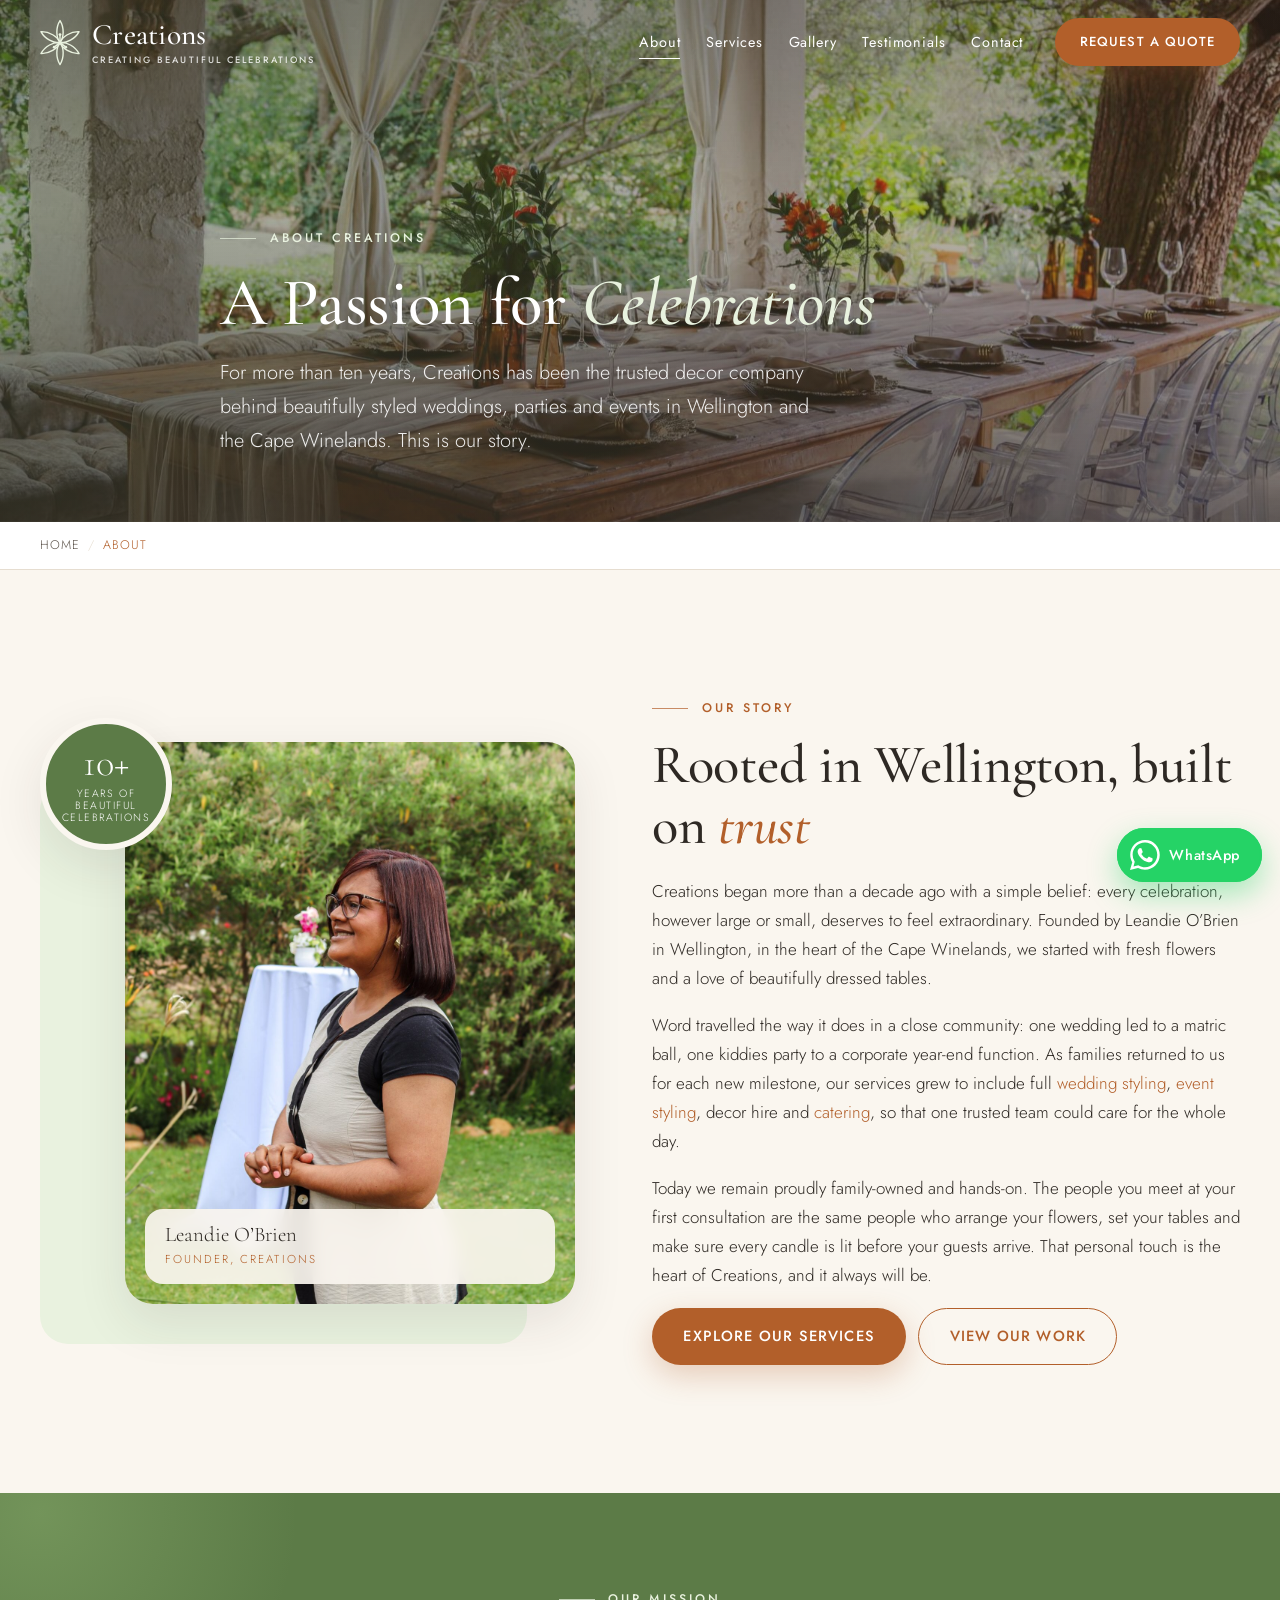
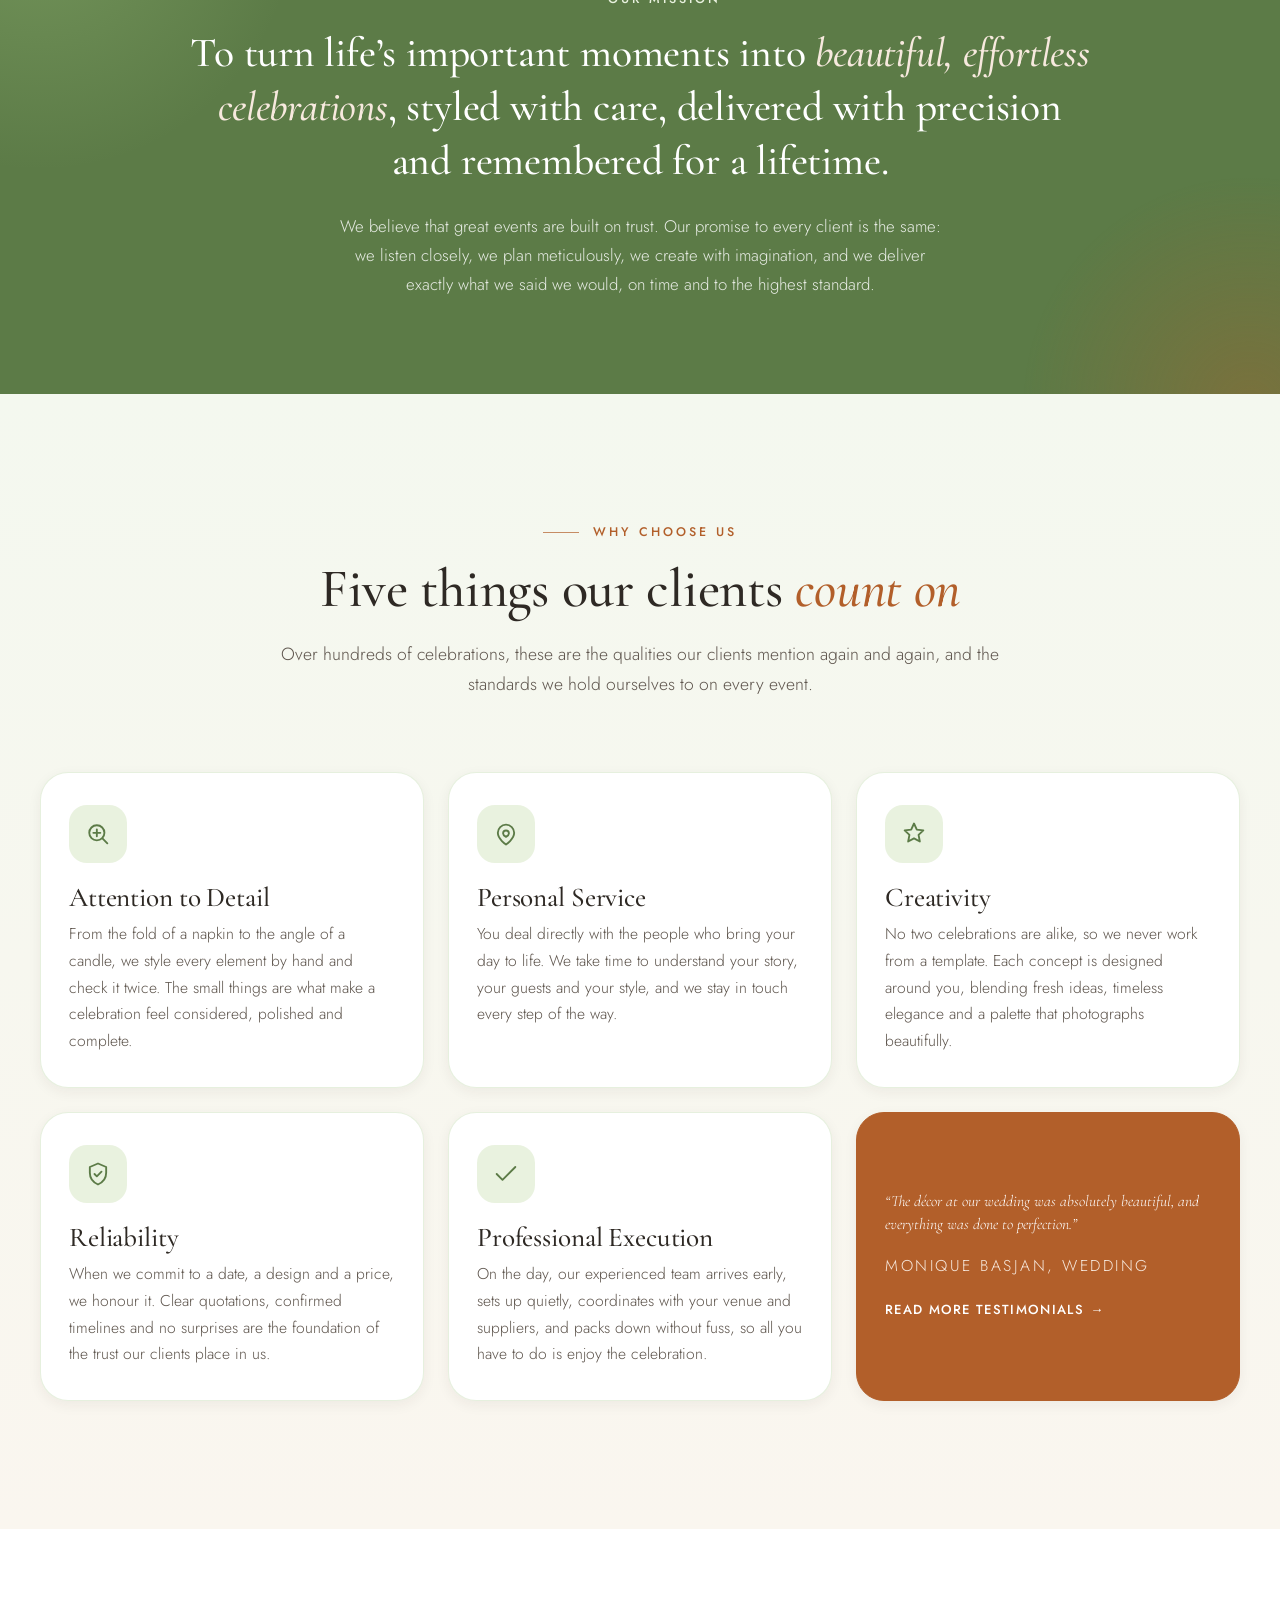
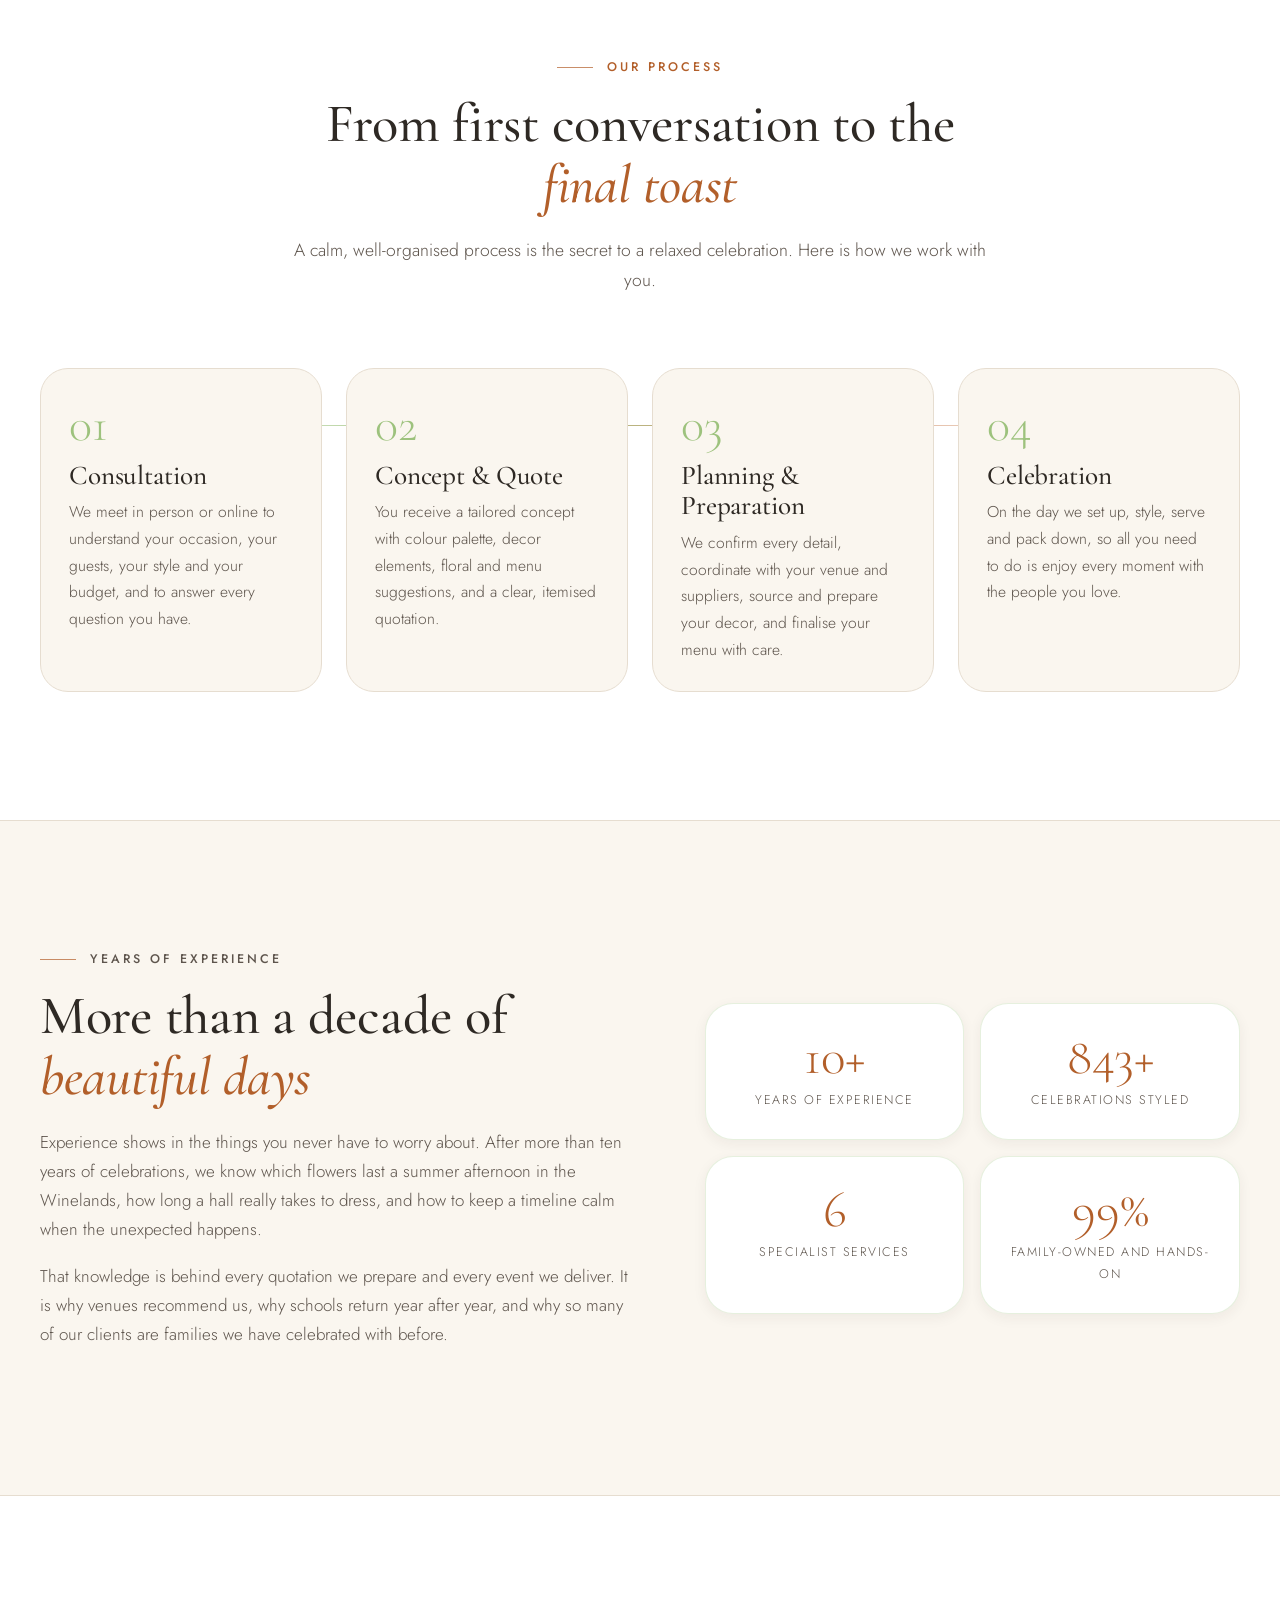
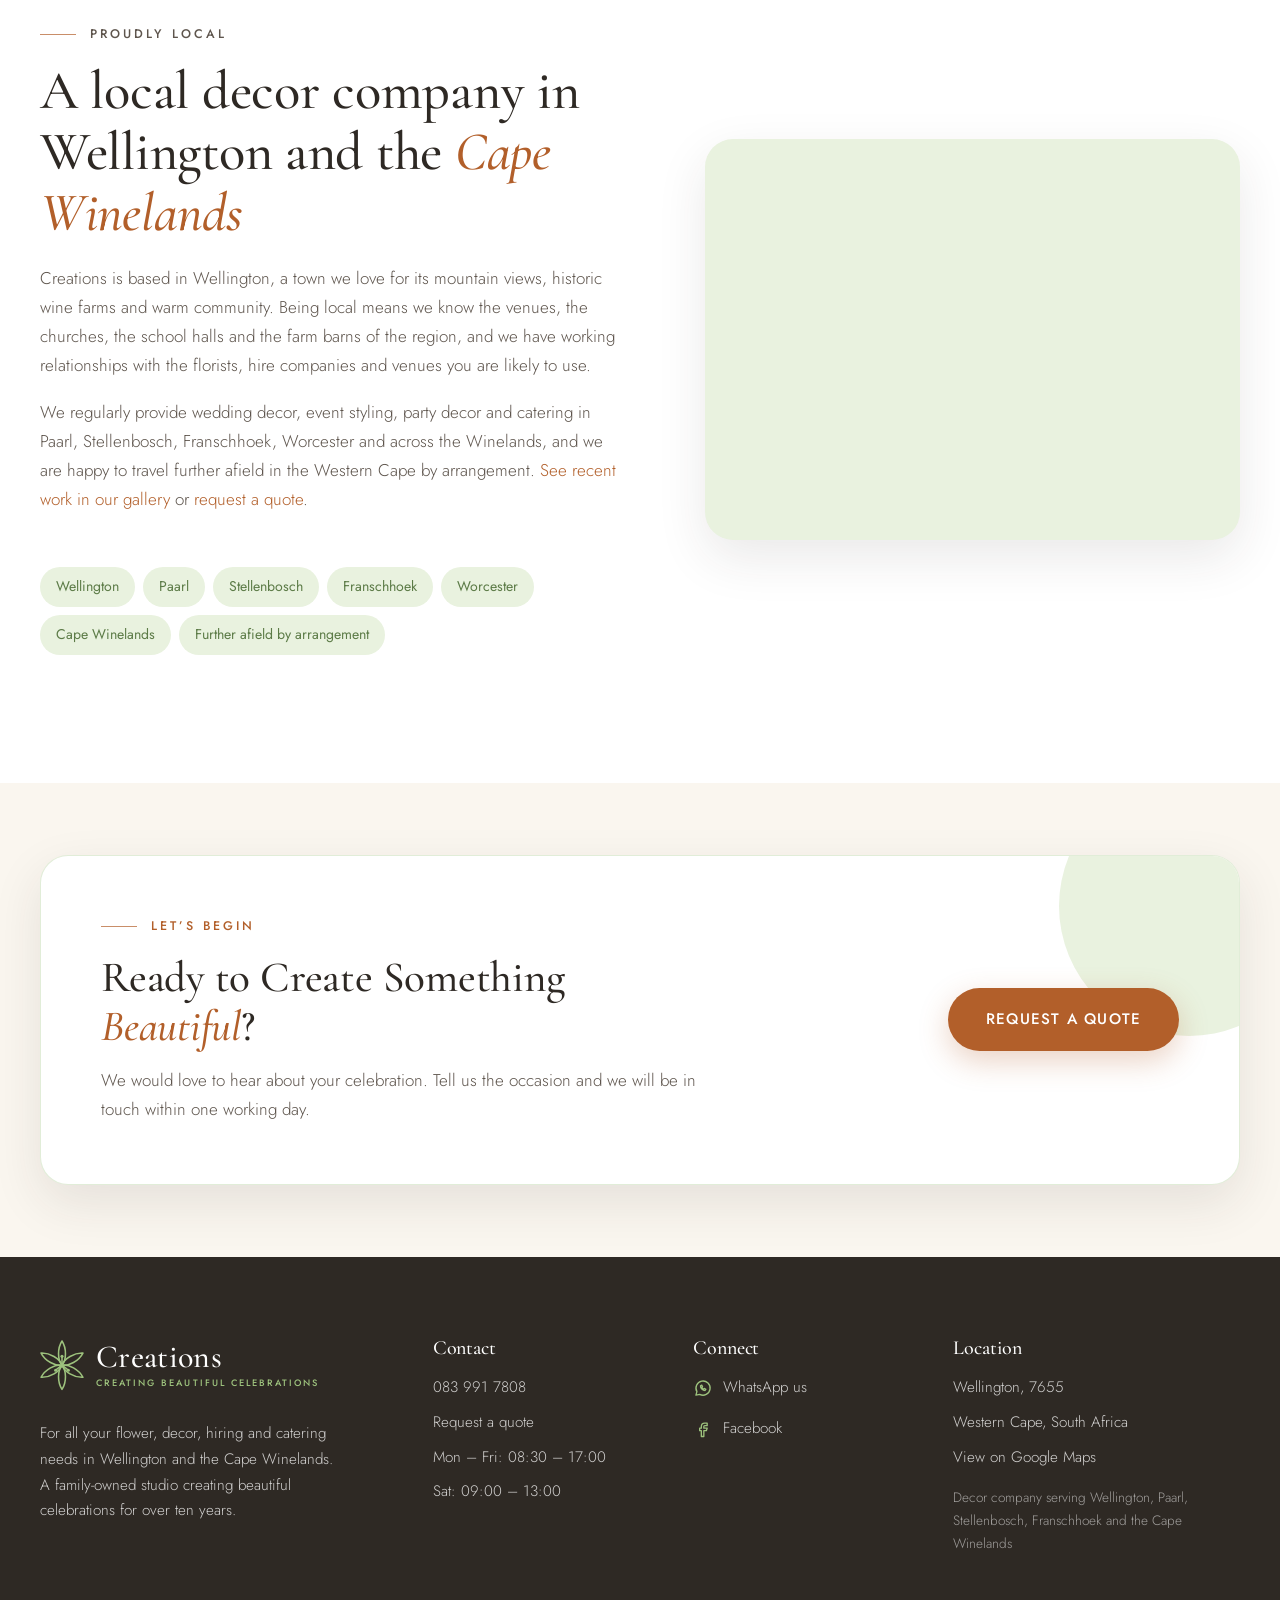
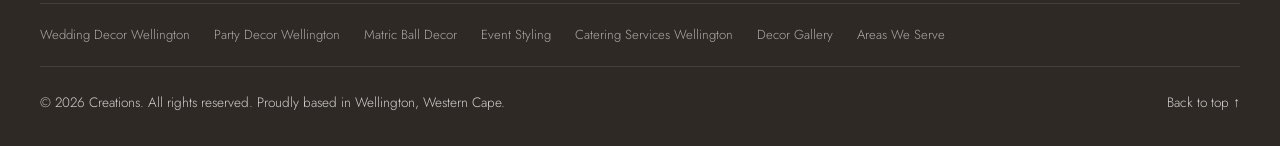
<file: about.html>
<!DOCTYPE html>
<html lang="en-ZA">
<head>
  <meta charset="utf-8">
  <meta name="viewport" content="width=device-width, initial-scale=1, viewport-fit=cover">
  <title>About Creations | Decor &amp; Event Styling Company, Wellington</title>
  <meta name="description" content="Meet Creations, a family-owned decor company in Wellington trusted for 10+ years. Wedding styling, event decor, party decor and catering, Western Cape.">
  <meta name="robots" content="index, follow, max-image-preview:large">
  <meta name="theme-color" content="#FAF6EF">
  <meta name="geo.region" content="ZA-WC">
  <meta name="geo.placename" content="Wellington, Western Cape">
  <meta name="geo.position" content="-33.6397;19.0112">
  <meta name="ICBM" content="-33.6397, 19.0112">
  <link rel="canonical" href="https://www.obcreations.site/about.html">

  <meta property="og:type" content="website">
  <meta property="og:locale" content="en_ZA">
  <meta property="og:site_name" content="Creations">
  <meta property="og:title" content="About Creations | Wellington Decor &amp; Event Styling Company">
  <meta property="og:description" content="A Passion for Celebrations: the story of Wellington's family-owned decor and event styling company, trusted for more than 10 years.">
  <meta property="og:url" content="https://www.obcreations.site/about.html">
  <meta property="og:image" content="https://www.obcreations.site/assets/img/og-image.jpg">
  <meta property="og:image:width" content="1200">
  <meta property="og:image:height" content="630">
  <meta property="og:image:alt" content="Creations, family-owned decor company in Wellington">
  <meta name="twitter:card" content="summary_large_image">
  <meta name="twitter:title" content="About Creations | Wellington Decor &amp; Event Styling Company">
  <meta name="twitter:description" content="A Passion for Celebrations: the story of Wellington's family-owned decor and event styling company, trusted for more than 10 years.">
  <meta name="twitter:image" content="https://www.obcreations.site/assets/img/og-image.jpg">

  <link rel="icon" href="favicon.svg" type="image/svg+xml">
  <link rel="apple-touch-icon" href="assets/img/logo-mark.svg">
  <link rel="manifest" href="site.webmanifest">

  <link rel="preconnect" href="https://fonts.googleapis.com">
  <link rel="preconnect" href="https://fonts.gstatic.com" crossorigin>
  <link rel="preconnect" href="https://images.unsplash.com">
  <link rel="stylesheet" href="https://fonts.googleapis.com/css2?family=Cormorant+Garamond:ital,wght@0,400;0,500;0,600;1,400;1,500&family=Jost:wght@300;400;500;600&display=swap">
  <link rel="stylesheet" href="assets/css/styles.css">

  <script type="application/ld+json">
  {
    "@context": "https://schema.org",
    "@type": "AboutPage",
    "name": "About Creations",
    "url": "https://www.obcreations.site/about.html",
    "about": { "@id": "https://www.obcreations.site/#business" }
  }
  </script>
  <script type="application/ld+json">
  {
    "@context": "https://schema.org",
    "@type": "BreadcrumbList",
    "itemListElement": [
      { "@type": "ListItem", "position": 1, "name": "Home", "item": "https://www.obcreations.site/" },
      { "@type": "ListItem", "position": 2, "name": "About", "item": "https://www.obcreations.site/about.html" }
    ]
  }
  </script>
</head>
<body>
  <a class="skip-link" href="#main">Skip to main content</a>

  <header class="site-header" id="top">
    <div class="container header__inner">
      <a class="brand" href="index.html" aria-label="Creations, home">
        <svg class="brand__lily" viewBox="0 0 200 250" aria-hidden="true" focusable="false">
          <defs><path id="brand-petal" d="M100 128 C 80 104, 78 52, 100 18 C 122 52, 120 104, 100 128 Z"/></defs>
          <g fill="none" stroke="currentColor" stroke-width="7" stroke-linejoin="round" stroke-linecap="round">
            <use href="#brand-petal"/><use href="#brand-petal" transform="rotate(60 100 128)"/><use href="#brand-petal" transform="rotate(120 100 128)"/><use href="#brand-petal" transform="rotate(180 100 128)"/><use href="#brand-petal" transform="rotate(240 100 128)"/><use href="#brand-petal" transform="rotate(300 100 128)"/>
            <path d="M100 128V92M100 128L74 148M100 128l26 20"/>
          </g>
          <g fill="currentColor"><circle cx="100" cy="88" r="7"/><circle cx="71" cy="151" r="7"/><circle cx="129" cy="151" r="7"/></g>
        </svg>
        <span class="brand__text">
          <span class="brand__name">Creations</span>
          <span class="brand__tag">Creating Beautiful Celebrations</span>
        </span>
      </a>

      <nav class="nav" id="primary-nav" aria-label="Primary">
        <ul class="nav__list">
          <li><a class="nav__link is-active" href="about.html" aria-current="page">About</a></li>
          <li><a class="nav__link" href="services.html">Services</a></li>
          <li><a class="nav__link" href="gallery.html">Gallery</a></li>
          <li><a class="nav__link" href="index.html#testimonials">Testimonials</a></li>
          <li><a class="nav__link" href="contact.html">Contact</a></li>
        </ul>
        <a class="btn btn--primary nav__cta" href="contact.html">Request a Quote</a>
      </nav>

      <button class="nav-toggle" type="button" aria-controls="primary-nav" aria-expanded="false" aria-label="Open menu">
        <span class="nav-toggle__bar"></span>
        <span class="nav-toggle__bar"></span>
        <span class="nav-toggle__bar"></span>
      </button>
    </div>
  </header>

  <main id="main">
    <!-- ------------------------------------------------------------ HERO -->
    <section class="page-hero" aria-labelledby="about-title">
      <picture class="hero__media">
        <img src="assets/img/hero-about.jpg"
             alt="A long rustic farm table dressed with a blush tulle runner, gold charger plates and amber bottle vases, beside clear ghost chairs in a leafy garden pavilion"
             width="2000" height="1333" fetchpriority="high" decoding="async" data-fallback>
      </picture>
      <div class="hero__overlay" aria-hidden="true"></div>
      <div class="container hero__content">
        <p class="eyebrow reveal">About Creations</p>
        <h1 class="page-hero__title reveal" id="about-title">A Passion for <em>Celebrations</em></h1>
        <p class="hero__lead reveal">For more than ten years, Creations has been the trusted decor company behind beautifully styled weddings, parties and events in Wellington and the Cape Winelands. This is our story.</p>
      </div>
    </section>

    <nav class="breadcrumb" aria-label="Breadcrumb">
      <div class="container">
        <ol class="breadcrumb__list">
          <li><a href="index.html">Home</a></li>
          <li aria-current="page">About</li>
        </ol>
      </div>
    </nav>

    <!-- ------------------------------------------------------- OUR STORY -->
    <section class="section about" id="story" aria-labelledby="story-title">
      <div class="container about__grid">
        <div class="about__media reveal">
          <figure class="about__photo">
            <img src="assets/img/about-leandie.jpg"
                 alt="Leandie O&rsquo;Brien, founder of Creations, smiling in a garden"
                 width="1200" height="1500" loading="lazy" decoding="async" data-fallback>
            <figcaption class="about__photo-caption">
              <span class="about__photo-name">Leandie O&rsquo;Brien</span>
              <span class="about__photo-role">Founder, Creations</span>
            </figcaption>
          </figure>
          <div class="about__badge" aria-hidden="true">
            <span class="about__badge-num">10+</span>
            <span class="about__badge-text">years of<br>beautiful<br>celebrations</span>
          </div>
        </div>

        <div class="about__content">
          <p class="eyebrow reveal">Our Story</p>
          <h2 class="section__title reveal" id="story-title">Rooted in Wellington, built on <em>trust</em></h2>
          <p class="reveal">Creations began more than a decade ago with a simple belief: every celebration, however large or small, deserves to feel extraordinary. Founded by Leandie O&rsquo;Brien in Wellington, in the heart of the Cape Winelands, we started with fresh flowers and a love of beautifully dressed tables.</p>
          <p class="reveal">Word travelled the way it does in a close community: one wedding led to a matric ball, one kiddies party to a corporate year-end function. As families returned to us for each new milestone, our services grew to include full <a href="services.html#wedding-decor">wedding styling</a>, <a href="services.html#corporate-events">event styling</a>, decor hire and <a href="services.html#catering-services">catering</a>, so that one trusted team could care for the whole day.</p>
          <p class="reveal">Today we remain proudly family-owned and hands-on. The people you meet at your first consultation are the same people who arrange your flowers, set your tables and make sure every candle is lit before your guests arrive. That personal touch is the heart of Creations, and it always will be.</p>
          <div class="about__actions reveal">
            <a class="btn btn--primary" href="services.html">Explore Our Services</a>
            <a class="btn btn--outline" href="gallery.html">View Our Work</a>
          </div>
        </div>
      </div>
    </section>

    <!-- --------------------------------------------------------- MISSION -->
    <section class="mission" aria-labelledby="mission-title">
      <div class="container mission__inner reveal">
        <p class="eyebrow">Our Mission</p>
        <h2 class="mission__title" id="mission-title">To turn life&rsquo;s important moments into <em>beautiful, effortless celebrations</em>, styled with care, delivered with precision and remembered for a lifetime.</h2>
        <p class="mission__text">We believe that great events are built on trust. Our promise to every client is the same: we listen closely, we plan meticulously, we create with imagination, and we deliver exactly what we said we would, on time and to the highest standard.</p>
      </div>
    </section>

    <!-- --------------------------------------------------- WHY CHOOSE US -->
    <section class="section section--tint why" id="why-us" aria-labelledby="why-title">
      <div class="container">
        <header class="section__header reveal">
          <p class="eyebrow">Why Choose Us</p>
          <h2 class="section__title" id="why-title">Five things our clients <em>count on</em></h2>
          <p class="section__intro">Over hundreds of celebrations, these are the qualities our clients mention again and again, and the standards we hold ourselves to on every event.</p>
        </header>

        <ul class="why__grid">
          <li class="why__card reveal">
            <span class="why__icon" aria-hidden="true"><svg viewBox="0 0 24 24"><circle cx="11" cy="11" r="6.5"/><path d="M20 20l-4.2-4.2M11 8v6M8 11h6"/></svg></span>
            <h3>Attention to Detail</h3>
            <p>From the fold of a napkin to the angle of a candle, we style every element by hand and check it twice. The small things are what make a celebration feel considered, polished and complete.</p>
          </li>
          <li class="why__card reveal">
            <span class="why__icon" aria-hidden="true"><svg viewBox="0 0 24 24"><path d="M12 21s-7-4.6-7-10a7 7 0 0 1 14 0c0 5.4-7 10-7 10Z"/><path d="M9.5 11.5a2.5 2.5 0 0 1 5 0c0 1.5-2.5 3-2.5 3s-2.5-1.5-2.5-3Z"/></svg></span>
            <h3>Personal Service</h3>
            <p>You deal directly with the people who bring your day to life. We take time to understand your story, your guests and your style, and we stay in touch every step of the way.</p>
          </li>
          <li class="why__card reveal">
            <span class="why__icon" aria-hidden="true"><svg viewBox="0 0 24 24"><path d="M12 3l2.4 5.2 5.6.7-4.1 3.9 1.1 5.6L12 15.7 7 18.4l1.1-5.6L4 8.9l5.6-.7Z"/></svg></span>
            <h3>Creativity</h3>
            <p>No two celebrations are alike, so we never work from a template. Each concept is designed around you, blending fresh ideas, timeless elegance and a palette that photographs beautifully.</p>
          </li>
          <li class="why__card reveal">
            <span class="why__icon" aria-hidden="true"><svg viewBox="0 0 24 24"><path d="M12 3l7 3v5c0 5-3.5 8.5-7 10-3.5-1.5-7-5-7-10V6l7-3Z"/><path d="M9 12l2 2 4-4"/></svg></span>
            <h3>Reliability</h3>
            <p>When we commit to a date, a design and a price, we honour it. Clear quotations, confirmed timelines and no surprises are the foundation of the trust our clients place in us.</p>
          </li>
          <li class="why__card reveal">
            <span class="why__icon" aria-hidden="true"><svg viewBox="0 0 24 24"><path d="M4 12l5 5L20 6"/></svg></span>
            <h3>Professional Execution</h3>
            <p>On the day, our experienced team arrives early, sets up quietly, coordinates with your venue and suppliers, and packs down without fuss, so all you have to do is enjoy the celebration.</p>
          </li>
          <li class="why__card why__card--accent reveal">
            <p class="why__quote">&ldquo;The d&eacute;cor at our wedding was absolutely beautiful, and everything was done to perfection.&rdquo;</p>
            <p class="why__cite">Monique Basjan, Wedding</p>
            <a class="service__link" href="index.html#testimonials">Read more testimonials</a>
          </li>
        </ul>
      </div>
    </section>

    <!-- ----------------------------------------------------- OUR PROCESS -->
    <section class="section process" id="process" aria-labelledby="process-title">
      <div class="container">
        <header class="section__header reveal">
          <p class="eyebrow">Our Process</p>
          <h2 class="section__title" id="process-title">From first conversation to the <em>final toast</em></h2>
          <p class="section__intro">A calm, well-organised process is the secret to a relaxed celebration. Here is how we work with you.</p>
        </header>

        <ol class="process__steps">
          <li class="step reveal">
            <span class="step__num" aria-hidden="true">01</span>
            <h3 class="step__title">Consultation</h3>
            <p>We meet in person or online to understand your occasion, your guests, your style and your budget, and to answer every question you have.</p>
          </li>
          <li class="step reveal">
            <span class="step__num" aria-hidden="true">02</span>
            <h3 class="step__title">Concept &amp; Quote</h3>
            <p>You receive a tailored concept with colour palette, decor elements, floral and menu suggestions, and a clear, itemised quotation.</p>
          </li>
          <li class="step reveal">
            <span class="step__num" aria-hidden="true">03</span>
            <h3 class="step__title">Planning &amp; Preparation</h3>
            <p>We confirm every detail, coordinate with your venue and suppliers, source and prepare your decor, and finalise your menu with care.</p>
          </li>
          <li class="step reveal">
            <span class="step__num" aria-hidden="true">04</span>
            <h3 class="step__title">Celebration</h3>
            <p>On the day we set up, style, serve and pack down, so all you need to do is enjoy every moment with the people you love.</p>
          </li>
        </ol>
      </div>
    </section>

    <!-- ------------------------------------------------------ EXPERIENCE -->
    <section class="experience" id="experience" aria-labelledby="experience-title">
      <div class="container experience__grid">
        <div class="experience__content">
          <p class="eyebrow reveal">Years of Experience</p>
          <h2 class="section__title reveal" id="experience-title">More than a decade of <em>beautiful days</em></h2>
          <p class="reveal">Experience shows in the things you never have to worry about. After more than ten years of celebrations, we know which flowers last a summer afternoon in the Winelands, how long a hall really takes to dress, and how to keep a timeline calm when the unexpected happens.</p>
          <p class="reveal">That knowledge is behind every quotation we prepare and every event we deliver. It is why venues recommend us, why schools return year after year, and why so many of our clients are families we have celebrated with before.</p>
        </div>
        <ul class="experience__stats reveal">
          <li><span class="experience__num"><span data-count="10">10</span>+</span><span class="experience__label">Years of experience</span></li>
          <li><span class="experience__num"><span data-count="850">850</span>+</span><span class="experience__label">Celebrations styled</span></li>
          <li><span class="experience__num"><span data-count="6">6</span></span><span class="experience__label">Specialist services</span></li>
          <li><span class="experience__num"><span data-count="100">100</span>%</span><span class="experience__label">Family-owned and hands-on</span></li>
        </ul>
      </div>
    </section>

    <!-- ----------------------------------------------------------- LOCAL -->
    <section class="section local" id="local" aria-labelledby="local-title">
      <div class="container local__grid">
        <div class="local__content">
          <p class="eyebrow reveal">Proudly Local</p>
          <h2 class="section__title reveal" id="local-title">A local decor company in Wellington and the <em>Cape Winelands</em></h2>
          <p class="reveal">Creations is based in Wellington, a town we love for its mountain views, historic wine farms and warm community. Being local means we know the venues, the churches, the school halls and the farm barns of the region, and we have working relationships with the florists, hire companies and venues you are likely to use.</p>
          <p class="reveal">We regularly provide wedding decor, event styling, party decor and catering in Paarl, Stellenbosch, Franschhoek, Worcester and across the Winelands, and we are happy to travel further afield in the Western Cape by arrangement. <a href="gallery.html">See recent work in our gallery</a> or <a href="contact.html">request a quote</a>.</p>
          <h3 class="local__areas-title reveal">Areas we serve</h3>
          <ul class="local__areas reveal">
            <li>Wellington</li>
            <li>Paarl</li>
            <li>Stellenbosch</li>
            <li>Franschhoek</li>
            <li>Worcester</li>
            <li>Cape Winelands</li>
            <li>Further afield by arrangement</li>
          </ul>
        </div>
        <div class="local__map reveal">
          <iframe title="Map of Wellington, Western Cape, where Creations is based"
                  src="https://www.google.com/maps?q=Wellington,+Western+Cape,+South+Africa&z=11&output=embed"
                  width="800" height="600" loading="lazy" referrerpolicy="no-referrer-when-downgrade" allowfullscreen></iframe>
        </div>
      </div>
    </section>

    <!-- ------------------------------------------------------------- CTA -->
    <section class="cta" aria-labelledby="cta-title">
      <div class="container cta__inner reveal">
        <div>
          <p class="eyebrow">Let&rsquo;s Begin</p>
          <h2 class="cta__title" id="cta-title">Ready to Create Something <em>Beautiful</em>?</h2>
          <p>We would love to hear about your celebration. Tell us the occasion and we will be in touch within one working day.</p>
        </div>
        <div class="cta__actions">
          <a class="btn btn--primary btn--lg" href="contact.html">Request a Quote</a>
        </div>
      </div>
    </section>
  </main>

  <footer class="site-footer">
    <div class="container footer__grid">
      <div class="footer__brand">
        <a class="brand brand--footer" href="index.html" aria-label="Creations, home">
          <svg class="brand__lily" viewBox="0 0 200 250" aria-hidden="true" focusable="false">
            <g fill="none" stroke="currentColor" stroke-width="7" stroke-linejoin="round" stroke-linecap="round">
              <use href="#brand-petal"/><use href="#brand-petal" transform="rotate(60 100 128)"/><use href="#brand-petal" transform="rotate(120 100 128)"/><use href="#brand-petal" transform="rotate(180 100 128)"/><use href="#brand-petal" transform="rotate(240 100 128)"/><use href="#brand-petal" transform="rotate(300 100 128)"/>
              <path d="M100 128V92M100 128L74 148M100 128l26 20"/>
            </g>
            <g fill="currentColor"><circle cx="100" cy="88" r="7"/><circle cx="71" cy="151" r="7"/><circle cx="129" cy="151" r="7"/></g>
          </svg>
          <span class="brand__text">
            <span class="brand__name">Creations</span>
            <span class="brand__tag">Creating Beautiful Celebrations</span>
          </span>
        </a>
        <p>For all your flower, decor, hiring and catering needs in Wellington and the Cape Winelands. A family-owned studio creating beautiful celebrations for over ten years.</p>
      </div>

      <div class="footer__col">
        <h3>Contact</h3>
        <ul>
          <li><a href="tel:+27839917808">083 991 7808</a></li>
          <li><a href="contact.html">Request a quote</a></li>
          <li>Mon &ndash; Fri: 08:30 &ndash; 17:00</li>
          <li>Sat: 09:00 &ndash; 13:00</li>
        </ul>
      </div>

      <div class="footer__col">
        <h3>Connect</h3>
        <ul class="footer__connect">
          <li>
            <a href="https://wa.me/27839917808?text=Hello%20Creations%2C%20I%27d%20like%20to%20enquire%20about%20an%20event." target="_blank" rel="noopener noreferrer">
              <svg viewBox="0 0 24 24" aria-hidden="true"><path d="M3.5 20.5l1.2-4.1A8.5 8.5 0 1 1 8 19.6l-4.5.9Z"/><path d="M9 9.5c0 3 2.5 5.5 5.5 5.5l1-1.5-2-1-1 1a4 4 0 0 1-2-2l1-1-1-2-1.5 1Z"/></svg>
              WhatsApp us
            </a>
          </li>
          <li>
            <a href="https://www.facebook.com/creationscreated" target="_blank" rel="noopener noreferrer">
              <svg viewBox="0 0 24 24" aria-hidden="true"><path d="M14 8h3V5h-3a4 4 0 0 0-4 4v2H8v3h2v7h3v-7h3l1-3h-4V9a1 1 0 0 1 1-1Z"/></svg>
              Facebook
            </a>
          </li>
        </ul>
      </div>

      <div class="footer__col">
        <h3>Location</h3>
        <address>
          <ul>
            <li>Wellington, 7655</li>
            <li>Western Cape, South Africa</li>
            <li><a href="https://www.google.com/maps/search/?api=1&query=Wellington,+Western+Cape,+South+Africa" target="_blank" rel="noopener noreferrer">View on Google Maps</a></li>
            <li class="footer__area">Decor company serving Wellington, Paarl, Stellenbosch, Franschhoek and the Cape Winelands</li>
          </ul>
        </address>
      </div>
    </div>

    <div class="container footer__links" aria-label="Popular pages">
      <a href="services.html#wedding-decor">Wedding Decor Wellington</a>
      <a href="services.html#kiddies-party-decor">Party Decor Wellington</a>
      <a href="services.html#matric-balls">Matric Ball Decor</a>
      <a href="services.html#corporate-events">Event Styling</a>
      <a href="services.html#catering-services">Catering Services Wellington</a>
      <a href="gallery.html">Decor Gallery</a>
      <a href="about.html#local">Areas We Serve</a>
    </div>

    <div class="container footer__bottom">
      <p>&copy; <span data-year>2026</span> Creations. All rights reserved. Proudly based in Wellington, Western Cape.</p>
      <a class="footer__top" href="#top">Back to top &uarr;</a>
    </div>
  </footer>

  <a class="whatsapp-fab" href="https://wa.me/27839917808?text=Hello%20Creations%2C%20I%27d%20like%20to%20enquire%20about%20an%20event." target="_blank" rel="noopener noreferrer" aria-label="Chat with Creations on WhatsApp">
    <svg viewBox="0 0 24 24" aria-hidden="true"><path d="M20.5 3.5A11.8 11.8 0 0 0 12 0C5.5 0 .2 5.3.2 11.8c0 2.1.5 4.1 1.6 5.9L0 24l6.4-1.7a11.8 11.8 0 0 0 5.6 1.4c6.5 0 11.8-5.3 11.8-11.8 0-3.2-1.2-6.1-3.3-8.4ZM12 21.7c-1.8 0-3.5-.5-5-1.4l-.4-.2-3.8 1 1-3.7-.2-.4a9.7 9.7 0 0 1-1.5-5.2C2.1 6.4 6.5 2 12 2c2.6 0 5.1 1 6.9 2.9a9.7 9.7 0 0 1 2.9 6.9c0 5.5-4.4 9.9-9.8 9.9Zm5.4-7.3c-.3-.1-1.8-.9-2-1-.3-.1-.5-.1-.7.1l-.9 1.2c-.2.2-.3.2-.6.1a8 8 0 0 1-4-3.5c-.3-.5.3-.5.9-1.6.1-.2 0-.4 0-.5l-.9-2.2c-.2-.6-.5-.5-.7-.5h-.6c-.2 0-.5.1-.8.4-.3.3-1 1-1 2.5s1.1 2.9 1.2 3.1c.2.2 2.1 3.2 5.1 4.5 1.9.8 2.6.9 3.5.7.6-.1 1.8-.7 2-1.4.2-.7.2-1.3.2-1.4-.1-.2-.3-.3-.7-.5Z"/></svg>
    <span class="whatsapp-fab__label">WhatsApp</span>
  </a>

  <script src="assets/js/main.js" defer></script>
</body>
</html>
</file>
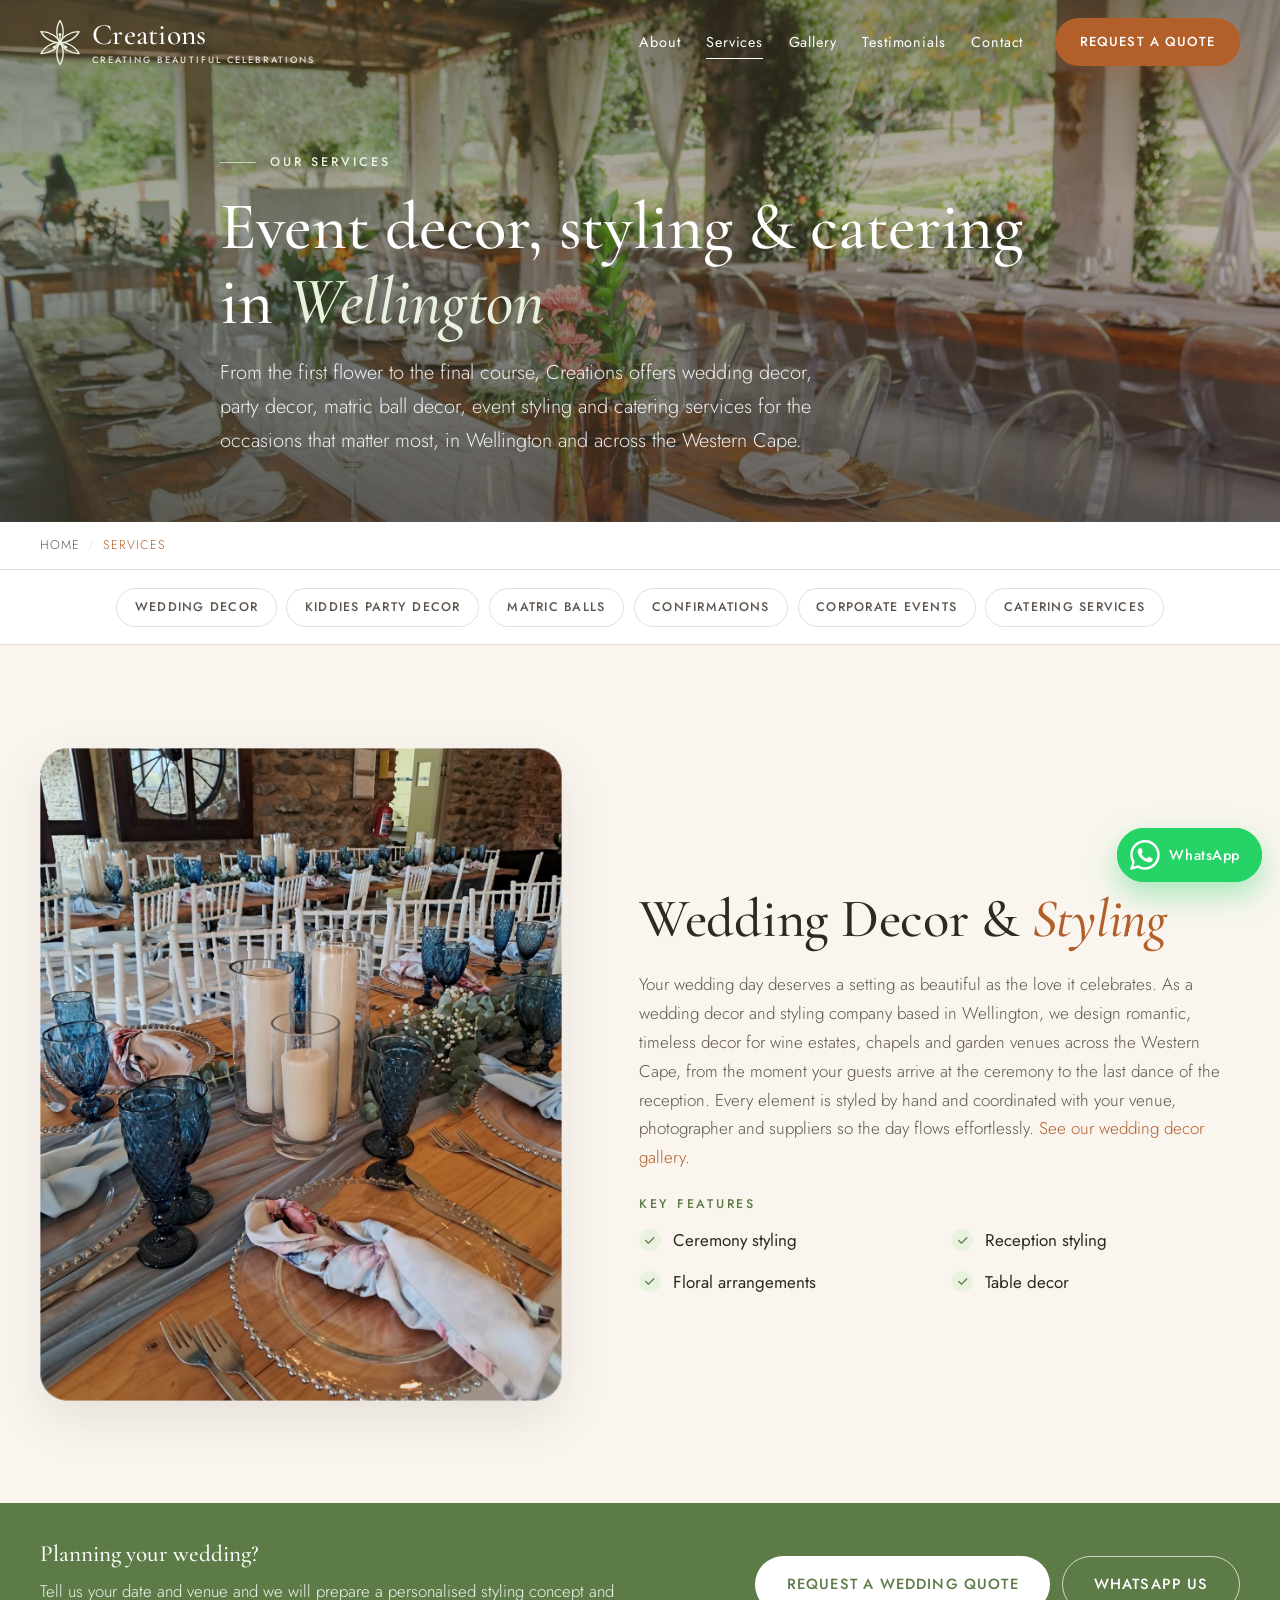
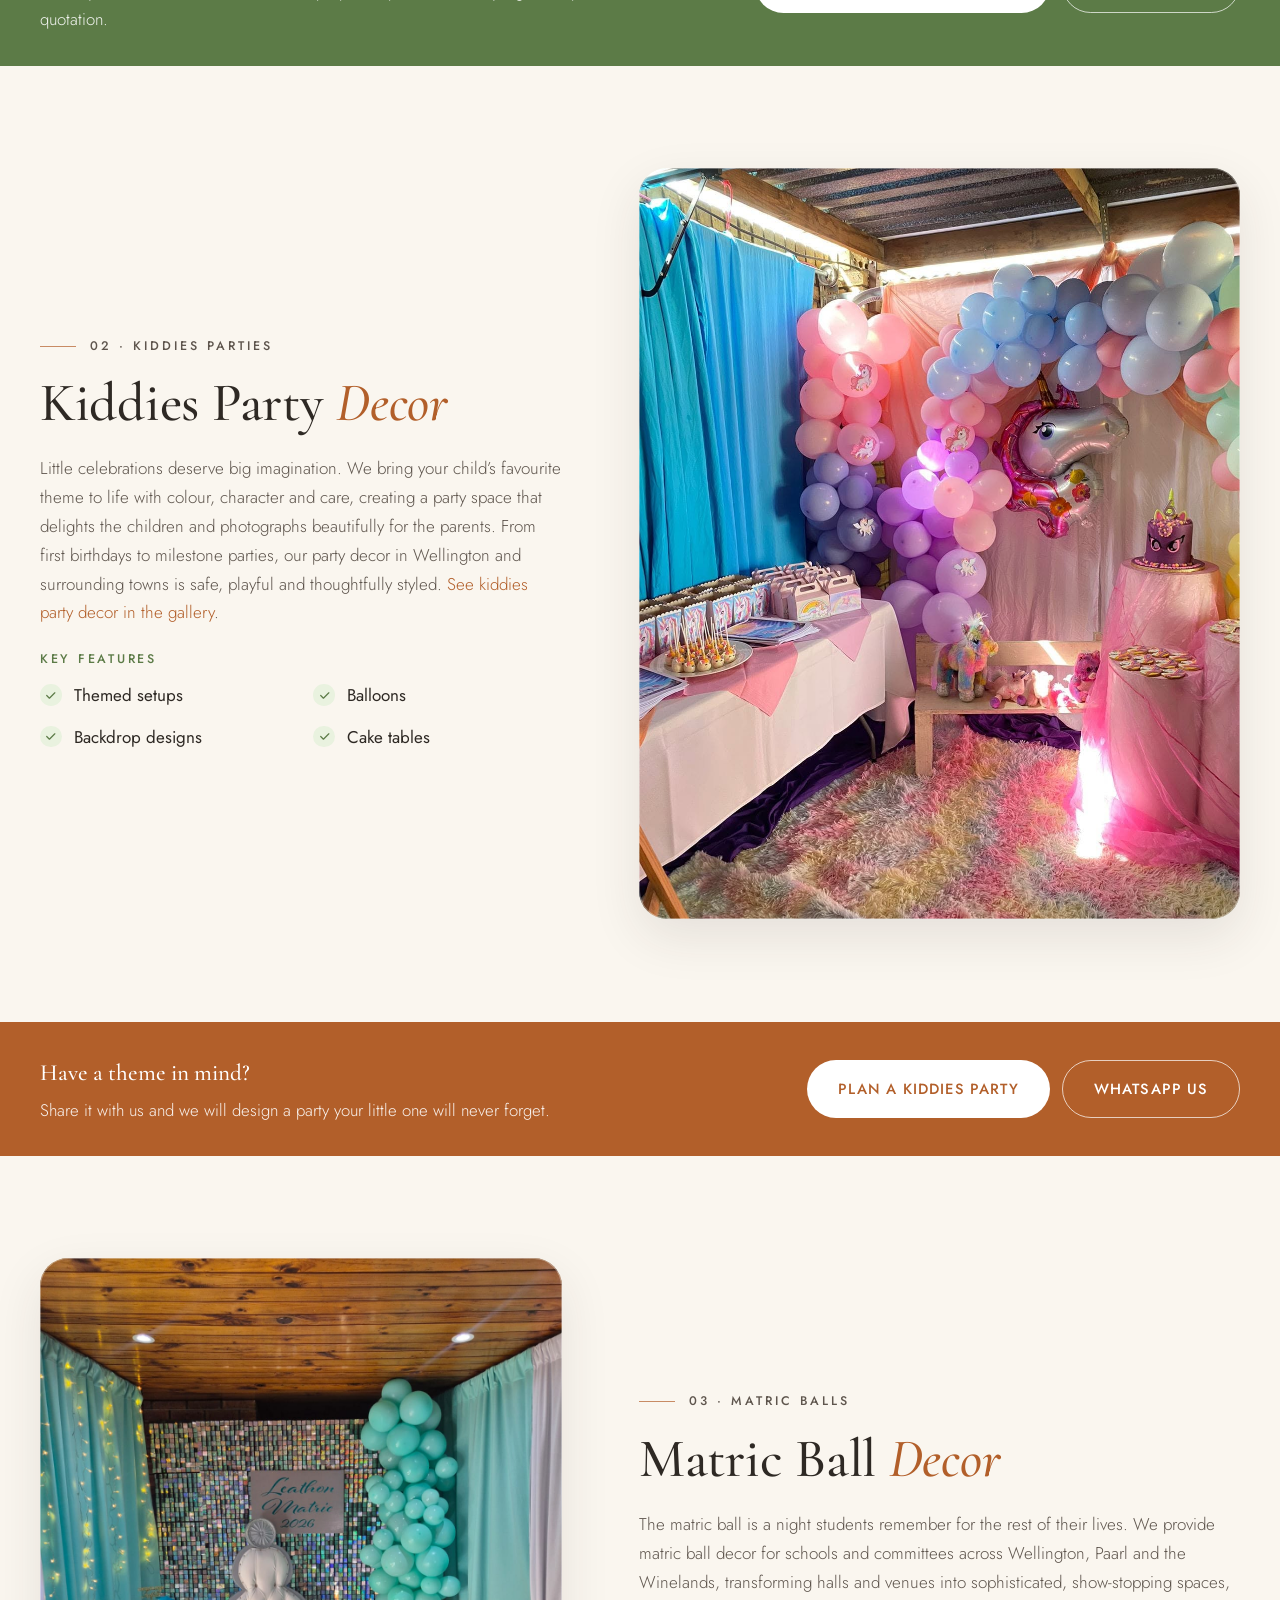
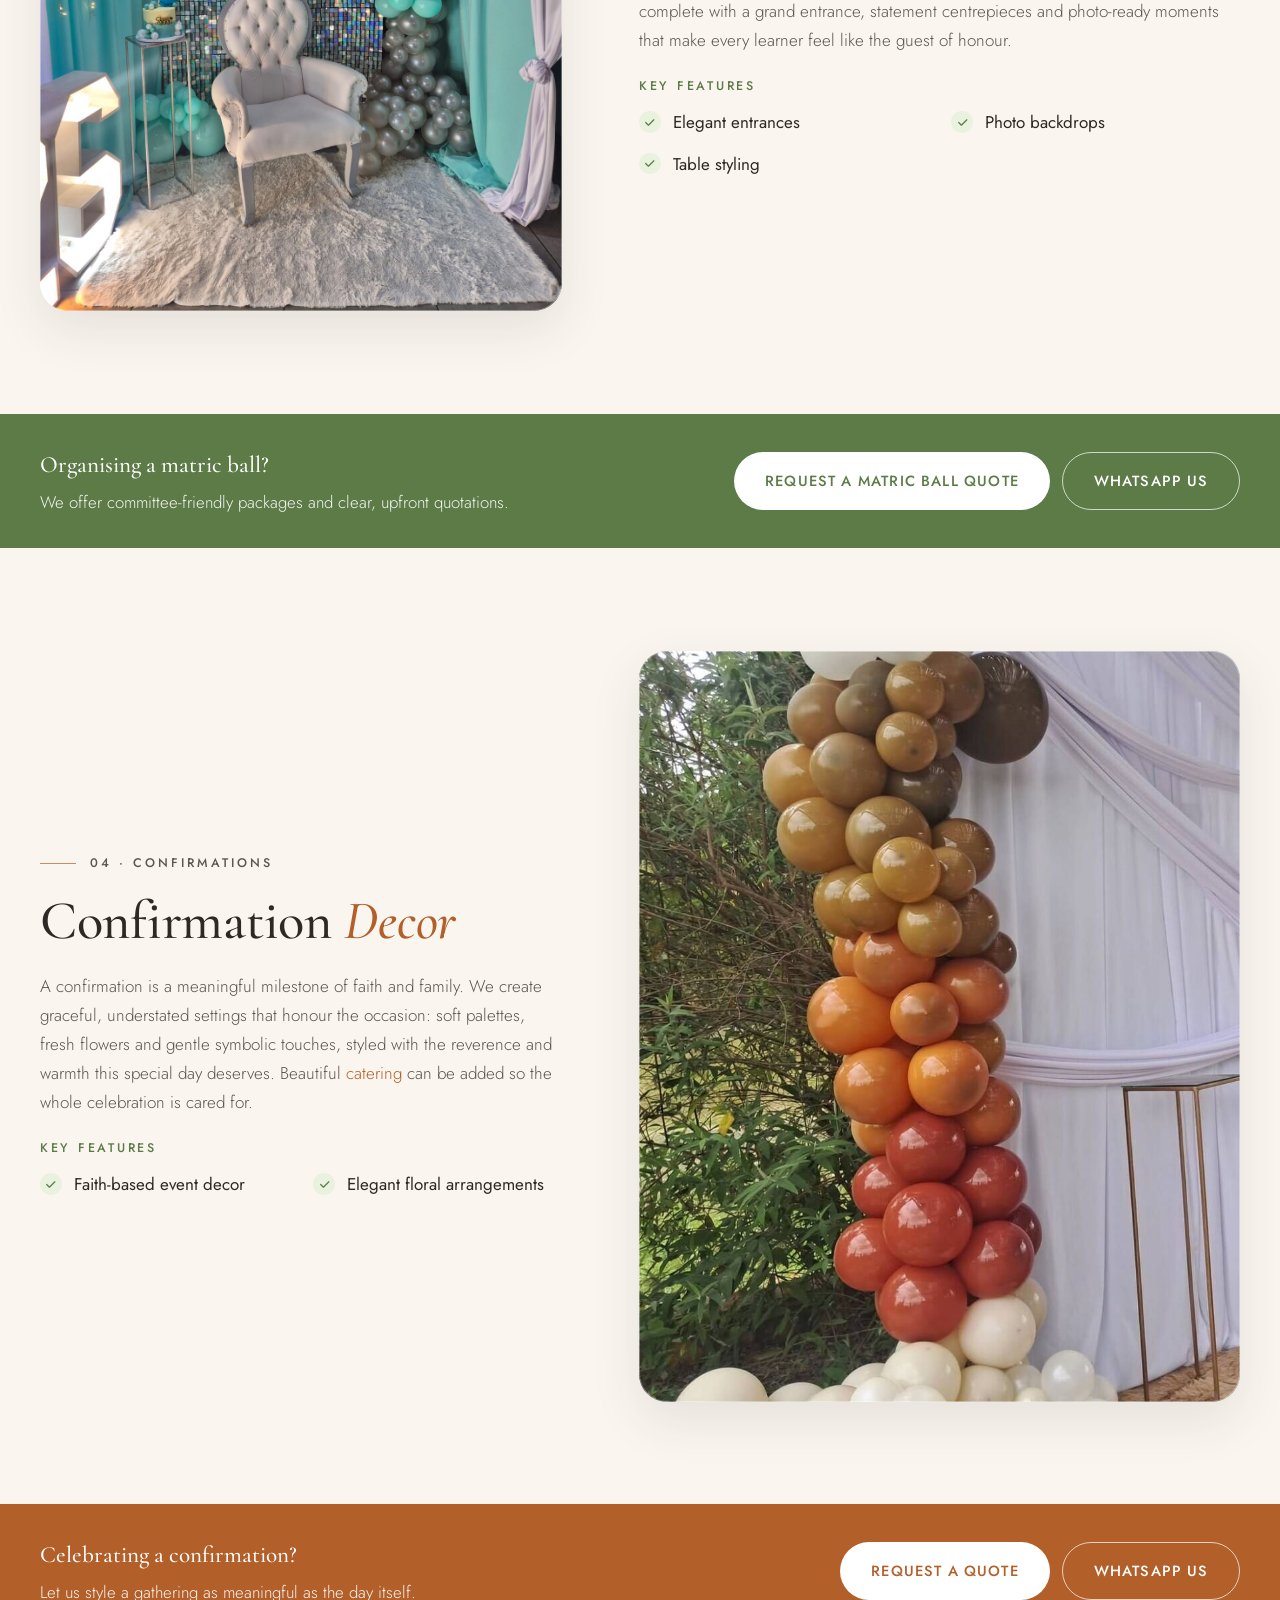
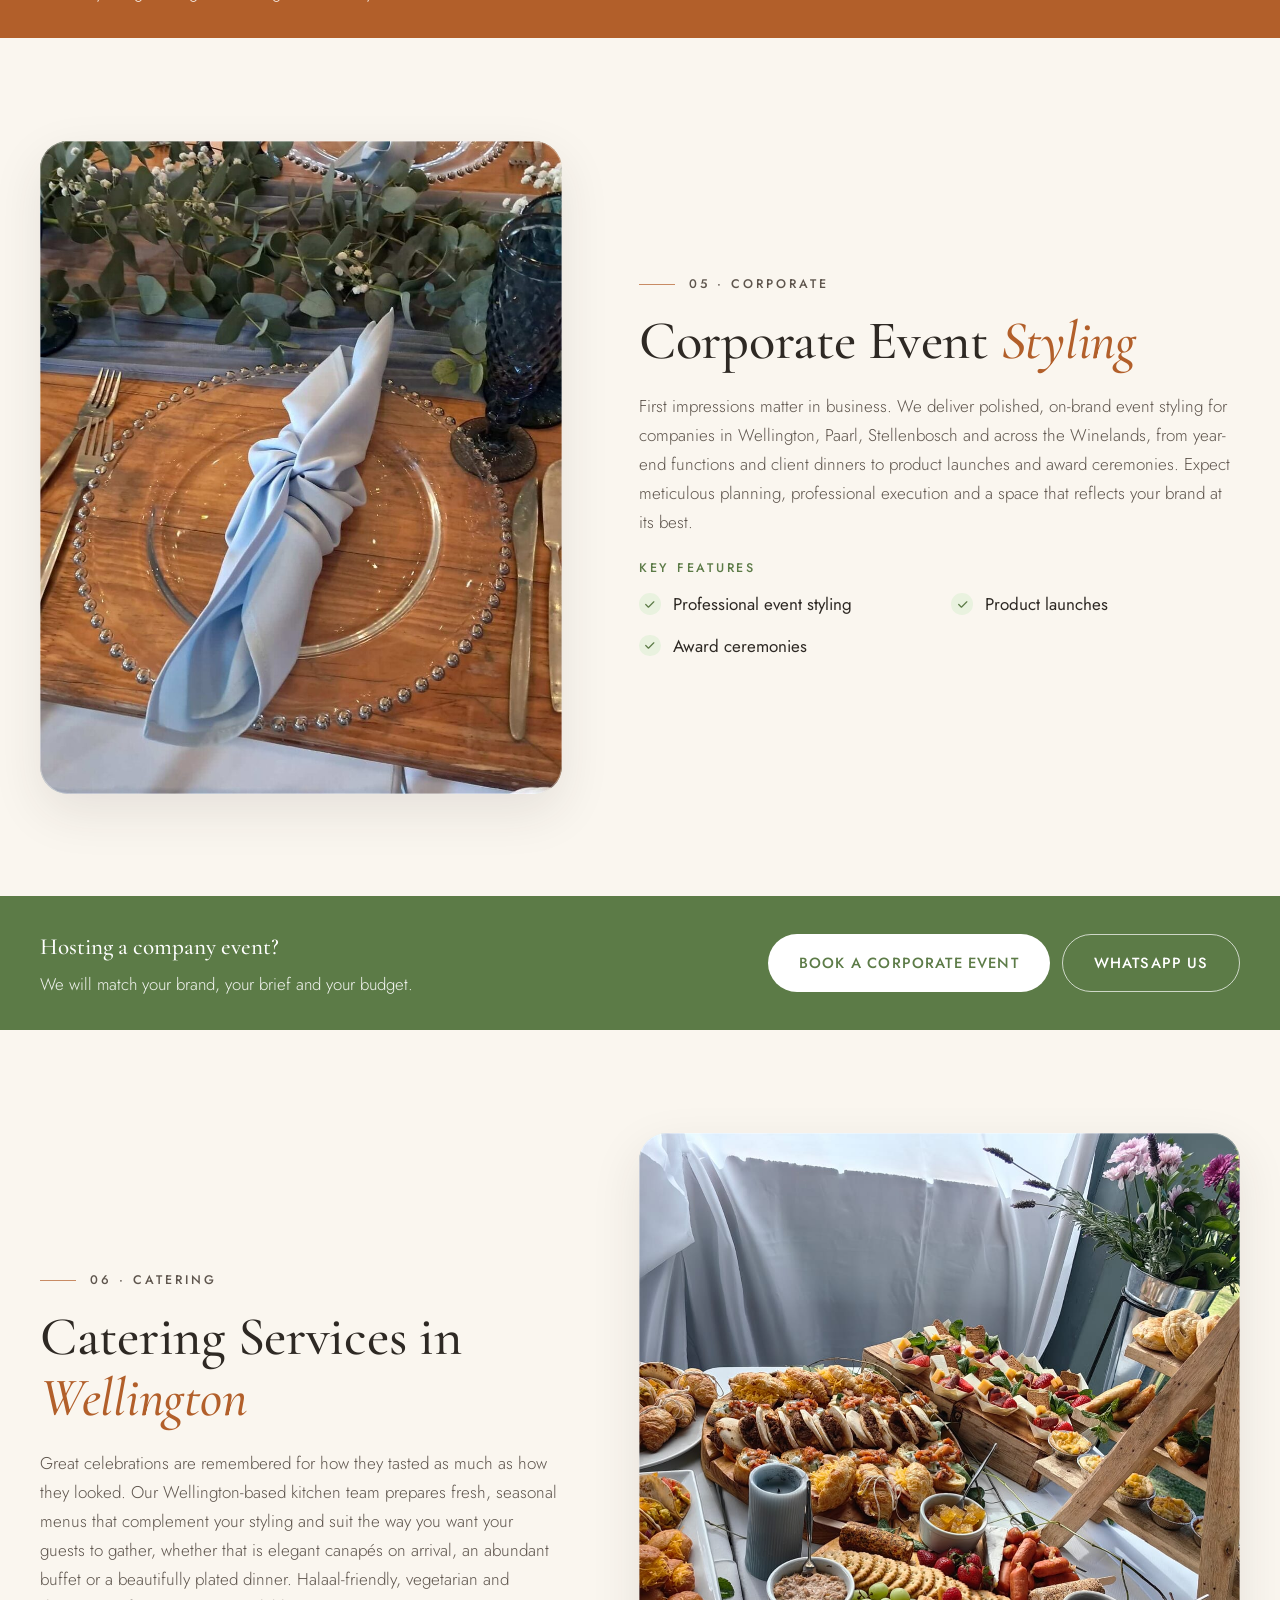
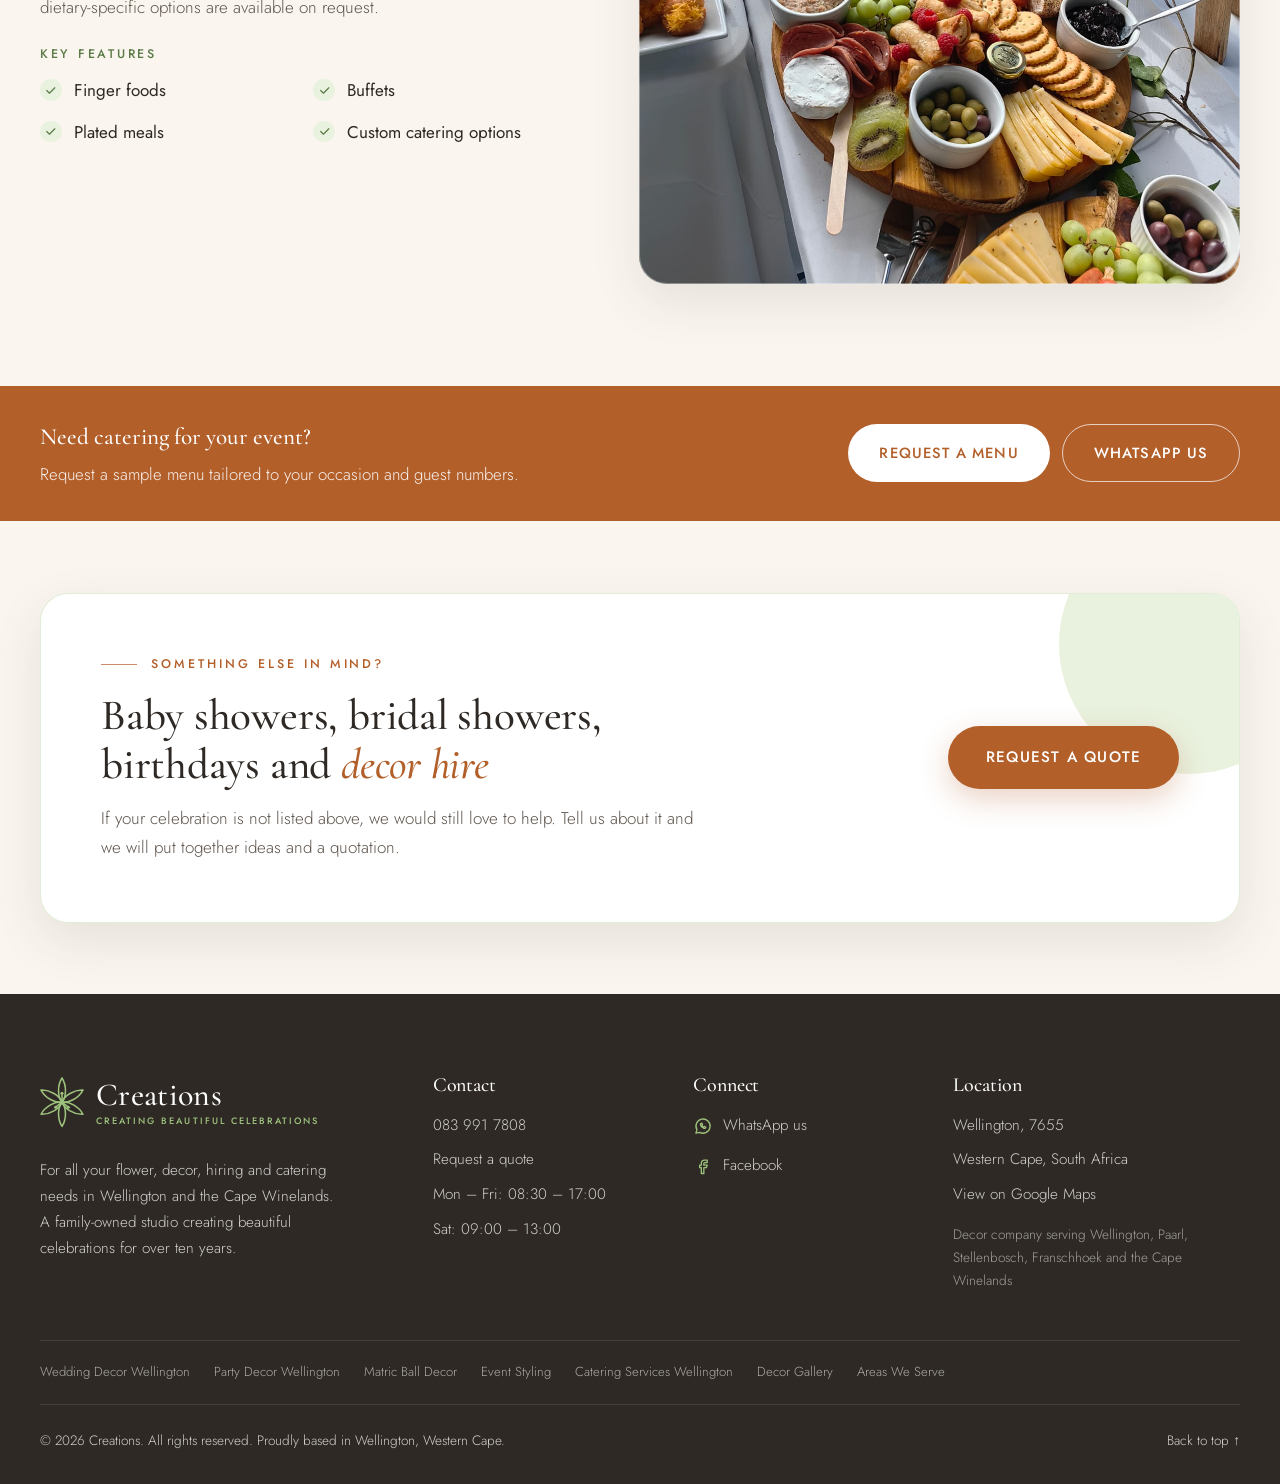
<file: services.html>
<!DOCTYPE html>
<html lang="en-ZA">
<head>
  <meta charset="utf-8">
  <meta name="viewport" content="width=device-width, initial-scale=1, viewport-fit=cover">
  <title>Wedding, Party &amp; Matric Ball Decor Wellington | Creations</title>
  <meta name="description" content="Wedding decor, party decor, matric ball decor, corporate event styling and catering services in Wellington and the Western Cape. Request a quote today.">
  <meta name="robots" content="index, follow, max-image-preview:large">
  <meta name="theme-color" content="#FAF6EF">
  <meta name="geo.region" content="ZA-WC">
  <meta name="geo.placename" content="Wellington, Western Cape">
  <meta name="geo.position" content="-33.6397;19.0112">
  <meta name="ICBM" content="-33.6397, 19.0112">
  <link rel="canonical" href="https://www.obcreations.site/services.html">

  <meta property="og:type" content="website">
  <meta property="og:locale" content="en_ZA">
  <meta property="og:site_name" content="Creations">
  <meta property="og:title" content="Decor, Event Styling &amp; Catering Services in Wellington | Creations">
  <meta property="og:description" content="Wedding decor, kiddies party decor, matric ball decor, confirmations, corporate event styling and catering services across Wellington and the Cape Winelands.">
  <meta property="og:url" content="https://www.obcreations.site/services.html">
  <meta property="og:image" content="https://www.obcreations.site/assets/img/og-image.jpg">
  <meta property="og:image:width" content="1200">
  <meta property="og:image:height" content="630">
  <meta property="og:image:alt" content="Wedding and event decor services by Creations in Wellington">
  <meta name="twitter:card" content="summary_large_image">
  <meta name="twitter:title" content="Decor, Event Styling &amp; Catering Services in Wellington | Creations">
  <meta name="twitter:description" content="Wedding decor, kiddies party decor, matric ball decor, confirmations, corporate event styling and catering services across Wellington and the Cape Winelands.">
  <meta name="twitter:image" content="https://www.obcreations.site/assets/img/og-image.jpg">

  <link rel="icon" href="favicon.svg" type="image/svg+xml">
  <link rel="apple-touch-icon" href="assets/img/logo-mark.svg">
  <link rel="manifest" href="site.webmanifest">

  <link rel="preconnect" href="https://fonts.googleapis.com">
  <link rel="preconnect" href="https://fonts.gstatic.com" crossorigin>
  <link rel="preconnect" href="https://images.unsplash.com">
  <link rel="stylesheet" href="https://fonts.googleapis.com/css2?family=Cormorant+Garamond:ital,wght@0,400;0,500;0,600;1,400;1,500&family=Jost:wght@300;400;500;600&display=swap">
  <link rel="stylesheet" href="assets/css/styles.css">

  <script type="application/ld+json">
  {
    "@context": "https://schema.org",
    "@type": "ItemList",
    "name": "Creations event services",
    "url": "https://www.obcreations.site/services.html",
    "itemListElement": [
      { "@type": "Service", "position": 1, "name": "Wedding Decor Wellington", "serviceType": "Wedding decor and styling", "description": "Ceremony styling, reception styling, floral arrangements and table decor for weddings in Wellington and the Western Cape.", "url": "https://www.obcreations.site/services.html#wedding-decor", "provider": { "@id": "https://www.obcreations.site/#business" }, "areaServed": "Cape Winelands" },
      { "@type": "Service", "position": 2, "name": "Kiddies Party Decor Wellington", "serviceType": "Party decor", "description": "Themed setups, balloons, backdrop designs and cake tables for children's parties.", "url": "https://www.obcreations.site/services.html#kiddies-party-decor", "provider": { "@id": "https://www.obcreations.site/#business" }, "areaServed": "Cape Winelands" },
      { "@type": "Service", "position": 3, "name": "Matric Ball Decor Wellington", "serviceType": "Matric ball decor", "description": "Elegant entrances, photo backdrops and table styling for matric balls.", "url": "https://www.obcreations.site/services.html#matric-balls", "provider": { "@id": "https://www.obcreations.site/#business" }, "areaServed": "Cape Winelands" },
      { "@type": "Service", "position": 4, "name": "Confirmation Decor", "serviceType": "Faith-based event decor", "description": "Faith-based event decor and elegant floral arrangements for confirmations.", "url": "https://www.obcreations.site/services.html#confirmations", "provider": { "@id": "https://www.obcreations.site/#business" }, "areaServed": "Cape Winelands" },
      { "@type": "Service", "position": 5, "name": "Corporate Event Styling Wellington", "serviceType": "Event styling", "description": "Professional event styling for product launches, award ceremonies and year-end functions.", "url": "https://www.obcreations.site/services.html#corporate-events", "provider": { "@id": "https://www.obcreations.site/#business" }, "areaServed": "Cape Winelands" },
      { "@type": "Service", "position": 6, "name": "Catering Services Wellington", "serviceType": "Event catering", "description": "Finger foods, buffets, plated meals and custom catering options for events in Wellington and the Winelands.", "url": "https://www.obcreations.site/services.html#catering-services", "provider": { "@id": "https://www.obcreations.site/#business" }, "areaServed": "Cape Winelands" }
    ]
  }
  </script>
  <script type="application/ld+json">
  {
    "@context": "https://schema.org",
    "@type": "BreadcrumbList",
    "itemListElement": [
      { "@type": "ListItem", "position": 1, "name": "Home", "item": "https://www.obcreations.site/" },
      { "@type": "ListItem", "position": 2, "name": "Services", "item": "https://www.obcreations.site/services.html" }
    ]
  }
  </script>
</head>
<body>
  <a class="skip-link" href="#main">Skip to main content</a>

  <header class="site-header" id="top">
    <div class="container header__inner">
      <a class="brand" href="index.html" aria-label="Creations, home">
        <svg class="brand__lily" viewBox="0 0 200 250" aria-hidden="true" focusable="false">
          <defs><path id="brand-petal" d="M100 128 C 80 104, 78 52, 100 18 C 122 52, 120 104, 100 128 Z"/></defs>
          <g fill="none" stroke="currentColor" stroke-width="7" stroke-linejoin="round" stroke-linecap="round">
            <use href="#brand-petal"/><use href="#brand-petal" transform="rotate(60 100 128)"/><use href="#brand-petal" transform="rotate(120 100 128)"/><use href="#brand-petal" transform="rotate(180 100 128)"/><use href="#brand-petal" transform="rotate(240 100 128)"/><use href="#brand-petal" transform="rotate(300 100 128)"/>
            <path d="M100 128V92M100 128L74 148M100 128l26 20"/>
          </g>
          <g fill="currentColor"><circle cx="100" cy="88" r="7"/><circle cx="71" cy="151" r="7"/><circle cx="129" cy="151" r="7"/></g>
        </svg>
        <span class="brand__text">
          <span class="brand__name">Creations</span>
          <span class="brand__tag">Creating Beautiful Celebrations</span>
        </span>
      </a>

      <nav class="nav" id="primary-nav" aria-label="Primary">
        <ul class="nav__list">
          <li><a class="nav__link" href="about.html">About</a></li>
          <li><a class="nav__link is-active" href="services.html" aria-current="page">Services</a></li>
          <li><a class="nav__link" href="gallery.html">Gallery</a></li>
          <li><a class="nav__link" href="index.html#testimonials">Testimonials</a></li>
          <li><a class="nav__link" href="contact.html">Contact</a></li>
        </ul>
        <a class="btn btn--primary nav__cta" href="contact.html">Request a Quote</a>
      </nav>

      <button class="nav-toggle" type="button" aria-controls="primary-nav" aria-expanded="false" aria-label="Open menu">
        <span class="nav-toggle__bar"></span>
        <span class="nav-toggle__bar"></span>
        <span class="nav-toggle__bar"></span>
      </button>
    </div>
  </header>

  <main id="main">
    <!-- ------------------------------------------------------------ HERO -->
    <section class="page-hero" aria-labelledby="services-title">
      <picture class="hero__media">
        <img src="assets/img/hero-services.jpg"
             alt="A covered garden pavilion set with long rustic farm tables, gold charger plates, amber bottle vases of orange blooms and clear ghost chairs under a chandelier"
             width="2000" height="1333" fetchpriority="high" decoding="async" data-fallback>
      </picture>
      <div class="hero__overlay" aria-hidden="true"></div>
      <div class="container hero__content">
        <p class="eyebrow reveal">Our Services</p>
        <h1 class="page-hero__title reveal" id="services-title">Event decor, styling &amp; catering in <em>Wellington</em></h1>
        <p class="hero__lead reveal">From the first flower to the final course, Creations offers wedding decor, party decor, matric ball decor, event styling and catering services for the occasions that matter most, in Wellington and across the Western Cape.</p>
      </div>
    </section>

    <nav class="breadcrumb" aria-label="Breadcrumb">
      <div class="container">
        <ol class="breadcrumb__list">
          <li><a href="index.html">Home</a></li>
          <li aria-current="page">Services</li>
        </ol>
      </div>
    </nav>

    <!-- --------------------------------------------------- QUICK INDEX -->
    <nav class="svc-index" aria-label="Services on this page">
      <div class="container">
        <ul class="svc-index__list reveal">
          <li><a href="#wedding-decor">Wedding Decor</a></li>
          <li><a href="#kiddies-party-decor">Kiddies Party Decor</a></li>
          <li><a href="#matric-balls">Matric Balls</a></li>
          <li><a href="#confirmations">Confirmations</a></li>
          <li><a href="#corporate-events">Corporate Events</a></li>
          <li><a href="#catering-services">Catering Services</a></li>
        </ul>
      </div>
    </nav>

    <!-- ============================================== 1. WEDDING DECOR -->
    <section class="svc" id="wedding-decor" aria-labelledby="wedding-title">
      <div class="container svc__grid">
        <figure class="svc__media reveal">
          <img src="assets/img/service-wedding.jpg" alt="Wedding decor by Creations in a stone barn venue: blue crystal goblets, beaded charger plates, floral and dusty-blue napkins, pillar candles in glass hurricanes and a eucalyptus and gypsophila runner, with white Chiavari chairs" width="1200" height="1600" loading="lazy" decoding="async" data-fallback>
        </figure>
        <div class="svc__content">
          <p class="eyebrow reveal">01 &middot; Weddings</p>
          <h2 class="section__title reveal" id="wedding-title">Wedding Decor &amp; <em>Styling</em></h2>
          <p class="reveal">Your wedding day deserves a setting as beautiful as the love it celebrates. As a wedding decor and styling company based in Wellington, we design romantic, timeless decor for wine estates, chapels and garden venues across the Western Cape, from the moment your guests arrive at the ceremony to the last dance of the reception. Every element is styled by hand and coordinated with your venue, photographer and suppliers so the day flows effortlessly. <a href="gallery.html#weddings">See our wedding decor gallery</a>.</p>
          <h3 class="svc__features-title reveal">Key features</h3>
          <ul class="svc__features reveal">
            <li>Ceremony styling</li>
            <li>Reception styling</li>
            <li>Floral arrangements</li>
            <li>Table decor</li>
          </ul>
        </div>
      </div>
    </section>
    <aside class="svc-cta" aria-label="Wedding enquiries">
      <div class="container svc-cta__inner reveal">
        <p><strong>Planning your wedding?</strong> Tell us your date and venue and we will prepare a personalised styling concept and quotation.</p>
        <div class="svc-cta__actions">
          <a class="btn btn--primary" href="contact.html">Request a Wedding Quote</a>
          <a class="btn btn--outline" href="https://wa.me/27839917808?text=Hello%20Creations%2C%20I%27d%20like%20to%20enquire%20about%20wedding%20decor." target="_blank" rel="noopener noreferrer">WhatsApp Us</a>
        </div>
      </div>
    </aside>

    <!-- ========================================= 2. KIDDIES PARTY DECOR -->
    <section class="svc svc--flip" id="kiddies-party-decor" aria-labelledby="kiddies-title">
      <div class="container svc__grid">
        <figure class="svc__media reveal">
          <img src="assets/img/service-kiddies-party.jpg"
               alt="A unicorn-themed children's party corner with a pastel pink, blue and lilac balloon garland, a foil unicorn balloon, a plush toy bench and a dessert table with a purple unicorn cake"
               width="1200" height="1600" loading="lazy" decoding="async" data-fallback>
        </figure>
        <div class="svc__content">
          <p class="eyebrow reveal">02 &middot; Kiddies Parties</p>
          <h2 class="section__title reveal" id="kiddies-title">Kiddies Party <em>Decor</em></h2>
          <p class="reveal">Little celebrations deserve big imagination. We bring your child&rsquo;s favourite theme to life with colour, character and care, creating a party space that delights the children and photographs beautifully for the parents. From first birthdays to milestone parties, our party decor in Wellington and surrounding towns is safe, playful and thoughtfully styled. <a href="gallery.html#kiddies">See kiddies party decor in the gallery</a>.</p>
          <h3 class="svc__features-title reveal">Key features</h3>
          <ul class="svc__features reveal">
            <li>Themed setups</li>
            <li>Balloons</li>
            <li>Backdrop designs</li>
            <li>Cake tables</li>
          </ul>
        </div>
      </div>
    </section>
    <aside class="svc-cta svc-cta--alt" aria-label="Kiddies party enquiries">
      <div class="container svc-cta__inner reveal">
        <p><strong>Have a theme in mind?</strong> Share it with us and we will design a party your little one will never forget.</p>
        <div class="svc-cta__actions">
          <a class="btn btn--primary" href="contact.html">Plan a Kiddies Party</a>
          <a class="btn btn--outline" href="https://wa.me/27839917808?text=Hello%20Creations%2C%20I%27d%20like%20to%20enquire%20about%20a%20kiddies%20party." target="_blank" rel="noopener noreferrer">WhatsApp Us</a>
        </div>
      </div>
    </aside>

    <!-- ================================================ 3. MATRIC BALLS -->
    <section class="svc" id="matric-balls" aria-labelledby="matric-title">
      <div class="container svc__grid">
        <figure class="svc__media reveal">
          <img src="assets/img/service-matric-ball.jpg" alt="Matric photo backdrop by Creations: a high-backed white throne chair before a holographic sequin wall, mint drapes with fairy lights, a mint and silver balloon column, a personalised sign and a graduation cake" width="1200" height="1600" loading="lazy" decoding="async" data-fallback>
        </figure>
        <div class="svc__content">
          <p class="eyebrow reveal">03 &middot; Matric Balls</p>
          <h2 class="section__title reveal" id="matric-title">Matric Ball <em>Decor</em></h2>
          <p class="reveal">The matric ball is a night students remember for the rest of their lives. We provide matric ball decor for schools and committees across Wellington, Paarl and the Winelands, transforming halls and venues into sophisticated, show-stopping spaces, complete with a grand entrance, statement centrepieces and photo-ready moments that make every learner feel like the guest of honour.</p>
          <h3 class="svc__features-title reveal">Key features</h3>
          <ul class="svc__features reveal">
            <li>Elegant entrances</li>
            <li>Photo backdrops</li>
            <li>Table styling</li>
          </ul>
        </div>
      </div>
    </section>
    <aside class="svc-cta" aria-label="Matric ball enquiries">
      <div class="container svc-cta__inner reveal">
        <p><strong>Organising a matric ball?</strong> We offer committee-friendly packages and clear, upfront quotations.</p>
        <div class="svc-cta__actions">
          <a class="btn btn--primary" href="contact.html">Request a Matric Ball Quote</a>
          <a class="btn btn--outline" href="https://wa.me/27839917808?text=Hello%20Creations%2C%20I%27d%20like%20to%20enquire%20about%20matric%20ball%20decor." target="_blank" rel="noopener noreferrer">WhatsApp Us</a>
        </div>
      </div>
    </aside>

    <!-- =============================================== 4. CONFIRMATIONS -->
    <section class="svc svc--flip" id="confirmations" aria-labelledby="confirmations-title">
      <div class="container svc__grid">
        <figure class="svc__media reveal">
          <img src="assets/img/service-confirmation.jpg"
               alt="A confirmation celebration backdrop by Creations with white draping, a caramel, terracotta and cream balloon garland and a gold plinth under a thatched pergola"
               width="900" height="1350" loading="lazy" decoding="async" data-fallback>
        </figure>
        <div class="svc__content">
          <p class="eyebrow reveal">04 &middot; Confirmations</p>
          <h2 class="section__title reveal" id="confirmations-title">Confirmation <em>Decor</em></h2>
          <p class="reveal">A confirmation is a meaningful milestone of faith and family. We create graceful, understated settings that honour the occasion: soft palettes, fresh flowers and gentle symbolic touches, styled with the reverence and warmth this special day deserves. Beautiful <a href="#catering-services">catering</a> can be added so the whole celebration is cared for.</p>
          <h3 class="svc__features-title reveal">Key features</h3>
          <ul class="svc__features reveal">
            <li>Faith-based event decor</li>
            <li>Elegant floral arrangements</li>
          </ul>
        </div>
      </div>
    </section>
    <aside class="svc-cta svc-cta--alt" aria-label="Confirmation enquiries">
      <div class="container svc-cta__inner reveal">
        <p><strong>Celebrating a confirmation?</strong> Let us style a gathering as meaningful as the day itself.</p>
        <div class="svc-cta__actions">
          <a class="btn btn--primary" href="contact.html">Request a Quote</a>
          <a class="btn btn--outline" href="https://wa.me/27839917808?text=Hello%20Creations%2C%20I%27d%20like%20to%20enquire%20about%20confirmation%20decor." target="_blank" rel="noopener noreferrer">WhatsApp Us</a>
        </div>
      </div>
    </aside>

    <!-- ============================================ 5. CORPORATE EVENTS -->
    <section class="svc" id="corporate-events" aria-labelledby="corporate-title">
      <div class="container svc__grid">
        <figure class="svc__media reveal">
          <img src="assets/img/service-corporate.jpg"
               alt="A formal dinner setting by Creations with elegant table styling and place settings, suited to corporate dinners and functions"
               width="1000" height="1250" loading="lazy" decoding="async" data-fallback>
        </figure>
        <div class="svc__content">
          <p class="eyebrow reveal">05 &middot; Corporate</p>
          <h2 class="section__title reveal" id="corporate-title">Corporate Event <em>Styling</em></h2>
          <p class="reveal">First impressions matter in business. We deliver polished, on-brand event styling for companies in Wellington, Paarl, Stellenbosch and across the Winelands, from year-end functions and client dinners to product launches and award ceremonies. Expect meticulous planning, professional execution and a space that reflects your brand at its best.</p>
          <h3 class="svc__features-title reveal">Key features</h3>
          <ul class="svc__features reveal">
            <li>Professional event styling</li>
            <li>Product launches</li>
            <li>Award ceremonies</li>
          </ul>
        </div>
      </div>
    </section>
    <aside class="svc-cta" aria-label="Corporate event enquiries">
      <div class="container svc-cta__inner reveal">
        <p><strong>Hosting a company event?</strong> We will match your brand, your brief and your budget.</p>
        <div class="svc-cta__actions">
          <a class="btn btn--primary" href="contact.html">Book a Corporate Event</a>
          <a class="btn btn--outline" href="https://wa.me/27839917808?text=Hello%20Creations%2C%20I%27d%20like%20to%20enquire%20about%20a%20corporate%20event." target="_blank" rel="noopener noreferrer">WhatsApp Us</a>
        </div>
      </div>
    </aside>

    <!-- =========================================== 6. CATERING SERVICES -->
    <section class="svc svc--flip" id="catering-services" aria-labelledby="catering-title">
      <div class="container svc__grid">
        <figure class="svc__media reveal">
          <img src="assets/img/service-catering.jpg" alt="Catering by Creations: a styled grazing table of cheese boards, canape boxes, sliders, croissants and pastries beside a wooden ladder stand, with a vase of fresh flowers" width="1200" height="1600" loading="lazy" decoding="async" data-fallback>
        </figure>
        <div class="svc__content">
          <p class="eyebrow reveal">06 &middot; Catering</p>
          <h2 class="section__title reveal" id="catering-title">Catering Services in <em>Wellington</em></h2>
          <p class="reveal">Great celebrations are remembered for how they tasted as much as how they looked. Our Wellington-based kitchen team prepares fresh, seasonal menus that complement your styling and suit the way you want your guests to gather, whether that is elegant canap&eacute;s on arrival, an abundant buffet or a beautifully plated dinner. Halaal-friendly, vegetarian and dietary-specific options are available on request.</p>
          <h3 class="svc__features-title reveal">Key features</h3>
          <ul class="svc__features reveal">
            <li>Finger foods</li>
            <li>Buffets</li>
            <li>Plated meals</li>
            <li>Custom catering options</li>
          </ul>
        </div>
      </div>
    </section>
    <aside class="svc-cta svc-cta--alt" aria-label="Catering enquiries">
      <div class="container svc-cta__inner reveal">
        <p><strong>Need catering for your event?</strong> Request a sample menu tailored to your occasion and guest numbers.</p>
        <div class="svc-cta__actions">
          <a class="btn btn--primary" href="contact.html">Request a Menu</a>
          <a class="btn btn--outline" href="https://wa.me/27839917808?text=Hello%20Creations%2C%20I%27d%20like%20to%20enquire%20about%20catering." target="_blank" rel="noopener noreferrer">WhatsApp Us</a>
        </div>
      </div>
    </aside>

    <!-- ------------------------------------------------------ CLOSING CTA -->
    <section class="cta" aria-labelledby="cta-title">
      <div class="container cta__inner reveal">
        <div>
          <p class="eyebrow">Something Else in Mind?</p>
          <h2 class="cta__title" id="cta-title">Baby showers, bridal showers, birthdays and <em>decor hire</em></h2>
          <p>If your celebration is not listed above, we would still love to help. Tell us about it and we will put together ideas and a quotation.</p>
        </div>
        <div class="cta__actions">
          <a class="btn btn--primary btn--lg" href="contact.html">Request a Quote</a>
        </div>
      </div>
    </section>
  </main>

  <footer class="site-footer">
    <div class="container footer__grid">
      <div class="footer__brand">
        <a class="brand brand--footer" href="index.html" aria-label="Creations, home">
          <svg class="brand__lily" viewBox="0 0 200 250" aria-hidden="true" focusable="false">
            <g fill="none" stroke="currentColor" stroke-width="7" stroke-linejoin="round" stroke-linecap="round">
              <use href="#brand-petal"/><use href="#brand-petal" transform="rotate(60 100 128)"/><use href="#brand-petal" transform="rotate(120 100 128)"/><use href="#brand-petal" transform="rotate(180 100 128)"/><use href="#brand-petal" transform="rotate(240 100 128)"/><use href="#brand-petal" transform="rotate(300 100 128)"/>
              <path d="M100 128V92M100 128L74 148M100 128l26 20"/>
            </g>
            <g fill="currentColor"><circle cx="100" cy="88" r="7"/><circle cx="71" cy="151" r="7"/><circle cx="129" cy="151" r="7"/></g>
          </svg>
          <span class="brand__text">
            <span class="brand__name">Creations</span>
            <span class="brand__tag">Creating Beautiful Celebrations</span>
          </span>
        </a>
        <p>For all your flower, decor, hiring and catering needs in Wellington and the Cape Winelands. A family-owned studio creating beautiful celebrations for over ten years.</p>
      </div>

      <div class="footer__col">
        <h3>Contact</h3>
        <ul>
          <li><a href="tel:+27839917808">083 991 7808</a></li>
          <li><a href="contact.html">Request a quote</a></li>
          <li>Mon &ndash; Fri: 08:30 &ndash; 17:00</li>
          <li>Sat: 09:00 &ndash; 13:00</li>
        </ul>
      </div>

      <div class="footer__col">
        <h3>Connect</h3>
        <ul class="footer__connect">
          <li>
            <a href="https://wa.me/27839917808?text=Hello%20Creations%2C%20I%27d%20like%20to%20enquire%20about%20an%20event." target="_blank" rel="noopener noreferrer">
              <svg viewBox="0 0 24 24" aria-hidden="true"><path d="M3.5 20.5l1.2-4.1A8.5 8.5 0 1 1 8 19.6l-4.5.9Z"/><path d="M9 9.5c0 3 2.5 5.5 5.5 5.5l1-1.5-2-1-1 1a4 4 0 0 1-2-2l1-1-1-2-1.5 1Z"/></svg>
              WhatsApp us
            </a>
          </li>
          <li>
            <a href="https://www.facebook.com/creationscreated" target="_blank" rel="noopener noreferrer">
              <svg viewBox="0 0 24 24" aria-hidden="true"><path d="M14 8h3V5h-3a4 4 0 0 0-4 4v2H8v3h2v7h3v-7h3l1-3h-4V9a1 1 0 0 1 1-1Z"/></svg>
              Facebook
            </a>
          </li>
        </ul>
      </div>

      <div class="footer__col">
        <h3>Location</h3>
        <address>
          <ul>
            <li>Wellington, 7655</li>
            <li>Western Cape, South Africa</li>
            <li><a href="https://www.google.com/maps/search/?api=1&query=Wellington,+Western+Cape,+South+Africa" target="_blank" rel="noopener noreferrer">View on Google Maps</a></li>
            <li class="footer__area">Decor company serving Wellington, Paarl, Stellenbosch, Franschhoek and the Cape Winelands</li>
          </ul>
        </address>
      </div>
    </div>

    <div class="container footer__links" aria-label="Popular pages">
      <a href="services.html#wedding-decor">Wedding Decor Wellington</a>
      <a href="services.html#kiddies-party-decor">Party Decor Wellington</a>
      <a href="services.html#matric-balls">Matric Ball Decor</a>
      <a href="services.html#corporate-events">Event Styling</a>
      <a href="services.html#catering-services">Catering Services Wellington</a>
      <a href="gallery.html">Decor Gallery</a>
      <a href="about.html#local">Areas We Serve</a>
    </div>

    <div class="container footer__bottom">
      <p>&copy; <span data-year>2026</span> Creations. All rights reserved. Proudly based in Wellington, Western Cape.</p>
      <a class="footer__top" href="#top">Back to top &uarr;</a>
    </div>
  </footer>

  <a class="whatsapp-fab" href="https://wa.me/27839917808?text=Hello%20Creations%2C%20I%27d%20like%20to%20enquire%20about%20an%20event." target="_blank" rel="noopener noreferrer" aria-label="Chat with Creations on WhatsApp">
    <svg viewBox="0 0 24 24" aria-hidden="true"><path d="M20.5 3.5A11.8 11.8 0 0 0 12 0C5.5 0 .2 5.3.2 11.8c0 2.1.5 4.1 1.6 5.9L0 24l6.4-1.7a11.8 11.8 0 0 0 5.6 1.4c6.5 0 11.8-5.3 11.8-11.8 0-3.2-1.2-6.1-3.3-8.4ZM12 21.7c-1.8 0-3.5-.5-5-1.4l-.4-.2-3.8 1 1-3.7-.2-.4a9.7 9.7 0 0 1-1.5-5.2C2.1 6.4 6.5 2 12 2c2.6 0 5.1 1 6.9 2.9a9.7 9.7 0 0 1 2.9 6.9c0 5.5-4.4 9.9-9.8 9.9Zm5.4-7.3c-.3-.1-1.8-.9-2-1-.3-.1-.5-.1-.7.1l-.9 1.2c-.2.2-.3.2-.6.1a8 8 0 0 1-4-3.5c-.3-.5.3-.5.9-1.6.1-.2 0-.4 0-.5l-.9-2.2c-.2-.6-.5-.5-.7-.5h-.6c-.2 0-.5.1-.8.4-.3.3-1 1-1 2.5s1.1 2.9 1.2 3.1c.2.2 2.1 3.2 5.1 4.5 1.9.8 2.6.9 3.5.7.6-.1 1.8-.7 2-1.4.2-.7.2-1.3.2-1.4-.1-.2-.3-.3-.7-.5Z"/></svg>
    <span class="whatsapp-fab__label">WhatsApp</span>
  </a>

  <script src="assets/js/main.js" defer></script>
</body>
</html>
</file>
<file: assets/css/styles.css>
/* =====================================================================
   Creations — Creating Beautiful Celebrations
   Design system + page styles. Mobile first. No dependencies.
   ===================================================================== */

/* ---------- Design tokens ------------------------------------------- */
:root {
  /* Brand palette, sampled from the Creations logo and business card */
  --terracotta: #B25F2A;
  --terracotta-dark: #8E4A1F;
  --terracotta-soft: #D9A483;
  --terracotta-pale: #F7E9DE;

  --sage: #9DC27D;          /* lily green from the logo */
  --sage-deep: #5C7B47;     /* accessible text green */
  --sage-mid: #86A96B;
  --sage-pale: #E9F2DF;
  --sage-tint: #F4F8EF;

  --cream: #FAF6EF;
  --cream-deep: #F2EADD;
  --white: #FFFFFF;

  --ink: #2E2924;
  --ink-soft: #5E554D;
  --ink-mute: #8A8078;
  --line: #E6DDD0;

  --whatsapp: #25D366;
  --whatsapp-dark: #1DA851;

  /* Type */
  --font-display: "Cormorant Garamond", Georgia, "Times New Roman", serif;
  --font-body: "Jost", "Helvetica Neue", Arial, sans-serif;

  /* Rhythm */
  --radius-sm: 10px;
  --radius: 18px;
  --radius-lg: 28px;
  --container: 1200px;
  --gutter: clamp(1.25rem, 4vw, 2.5rem);
  --section: clamp(4.5rem, 10vw, 8rem);

  --shadow-sm: 0 4px 14px rgba(46, 41, 36, 0.06);
  --shadow: 0 18px 50px rgba(46, 41, 36, 0.10);
  --shadow-lg: 0 32px 80px rgba(46, 41, 36, 0.16);

  --ease: cubic-bezier(0.22, 1, 0.36, 1);
  --dur: 0.6s;
  --header-h: 84px;
}

/* ---------- Base ---------------------------------------------------- */
*, *::before, *::after { box-sizing: border-box; }

html {
  scroll-behavior: smooth;
  scroll-padding-top: calc(var(--header-h) + 12px);
  -webkit-text-size-adjust: 100%;
  overflow-x: clip;
}

body {
  margin: 0;
  font-family: var(--font-body);
  font-weight: 300;
  font-size: 1.0625rem;
  line-height: 1.7;
  color: var(--ink);
  background: var(--cream);
  -webkit-font-smoothing: antialiased;
  overflow-x: clip;
}

img, svg, picture, iframe { display: block; max-width: 100%; }
img { height: auto; }

h1, h2, h3, h4 {
  font-family: var(--font-display);
  font-weight: 500;
  line-height: 1.12;
  margin: 0 0 1rem;
  color: var(--ink);
  letter-spacing: -0.005em;
}
h1 { font-size: clamp(2.6rem, 7vw, 5.4rem); }
h2 { font-size: clamp(2.1rem, 4.6vw, 3.4rem); }
h3 { font-size: clamp(1.35rem, 2.2vw, 1.7rem); }

p { margin: 0 0 1.15rem; }
ul, ol { margin: 0; padding: 0; }
a { color: var(--terracotta); text-decoration: none; transition: color 0.25s var(--ease); }
a:hover { color: var(--terracotta-dark); }
strong { font-weight: 500; }
em { font-style: italic; color: var(--terracotta); }
address { font-style: normal; }
button { font: inherit; color: inherit; cursor: pointer; }

:focus-visible {
  outline: 3px solid var(--terracotta);
  outline-offset: 3px;
  border-radius: 4px;
}

.container {
  width: min(100% - (var(--gutter) * 2), var(--container));
  margin-inline: auto;
}

.skip-link {
  position: absolute; top: -100px; left: 1rem;
  padding: 0.75rem 1.25rem; z-index: 1000;
  background: var(--ink); color: var(--white);
  border-radius: var(--radius-sm); font-weight: 500;
}
.skip-link:focus { top: 1rem; }

.hp { position: absolute !important; left: -9999px !important; width: 1px; height: 1px; overflow: hidden; }

/* ---------- Typography helpers ------------------------------------- */
.eyebrow {
  font-family: var(--font-body);
  font-size: 0.78rem; font-weight: 500;
  letter-spacing: 0.24em; text-transform: uppercase;
  color: var(--terracotta);
  margin-bottom: 1rem;
  display: flex; align-items: center; gap: 0.85rem;
}
.eyebrow::before {
  content: ""; width: 2.25rem; height: 1px; background: var(--terracotta); opacity: 0.7;
}
.section__header { max-width: 720px; margin: 0 auto clamp(2.5rem, 6vw, 4.5rem); text-align: center; }
.section__header .eyebrow { justify-content: center; }
.section__header--light .section__title,
.section__header--light .section__intro { color: var(--white); }
.section__header--light .eyebrow { color: var(--sage-pale); }
.section__header--light .eyebrow::before { background: var(--sage-pale); }
.section__header--light em { color: var(--terracotta-pale); }
.section__title { margin-bottom: 1.25rem; }
.section__intro { color: var(--ink-soft); font-size: 1.1rem; margin: 0; }

.section { padding-block: var(--section); position: relative; }
.section--tint { background: linear-gradient(180deg, var(--sage-tint) 0%, var(--cream) 100%); }
.section--sage { background: var(--sage-deep); color: var(--white); }

/* ---------- Buttons ------------------------------------------------- */
.btn {
  display: inline-flex; align-items: center; justify-content: center; gap: 0.6rem;
  padding: 0.95rem 1.9rem; border-radius: 999px;
  font-family: var(--font-body); font-weight: 500; font-size: 0.92rem;
  letter-spacing: 0.08em; text-transform: uppercase;
  border: 1.5px solid transparent; white-space: nowrap;
  transition: transform 0.35s var(--ease), box-shadow 0.35s var(--ease), background-color 0.3s, color 0.3s, border-color 0.3s;
}
.btn:hover { transform: translateY(-2px); }
.btn:active { transform: translateY(0); }
.btn--lg { padding: 1.1rem 2.3rem; font-size: 0.95rem; }
.btn--primary { background: var(--terracotta); color: var(--white); box-shadow: 0 10px 30px rgba(178, 95, 42, 0.28); }
.btn--primary:hover { background: var(--terracotta-dark); color: var(--white); box-shadow: 0 16px 36px rgba(178, 95, 42, 0.34); }
.btn--outline { border-color: var(--terracotta); color: var(--terracotta); background: transparent; }
.btn--outline:hover { background: var(--terracotta); color: var(--white); }
.btn--ghost { border-color: rgba(255,255,255,0.7); color: var(--white); background: rgba(255,255,255,0.08); backdrop-filter: blur(6px); }
.btn--ghost:hover { background: var(--white); color: var(--ink); }
.btn--whatsapp { background: var(--whatsapp); color: var(--white); }
.btn--whatsapp:hover { background: var(--whatsapp-dark); color: var(--white); }
.btn--whatsapp .icon-wa { width: 1.2rem; height: 1.2rem; fill: currentColor; }

/* ---------- Header -------------------------------------------------- */
.site-header {
  position: fixed; inset: 0 0 auto 0; z-index: 100;
  height: var(--header-h);
  display: flex; align-items: center;
  transition: background-color 0.4s var(--ease), box-shadow 0.4s var(--ease), height 0.4s var(--ease);
}
.site-header.is-scrolled,
.site-header.is-open {
  background: rgba(250, 246, 239, 0.92);
  backdrop-filter: blur(14px);
  -webkit-backdrop-filter: blur(14px);
  box-shadow: 0 1px 0 rgba(46, 41, 36, 0.06), var(--shadow-sm);
}
/* When the mobile menu is open, drop the blur: backdrop-filter creates a containing
   block that would trap the fixed-position nav inside the header. */
.site-header.is-open { background: var(--cream); backdrop-filter: none; -webkit-backdrop-filter: none; }
.header__inner { display: flex; align-items: center; justify-content: space-between; gap: 1rem; }

.brand { display: inline-flex; align-items: center; gap: 0.75rem; color: var(--sage); }
.brand__lily { width: 40px; height: 50px; flex: none; color: var(--sage); transition: transform 0.6s var(--ease); }
.brand:hover .brand__lily { transform: rotate(12deg) scale(1.05); }
.brand__text { display: flex; flex-direction: column; line-height: 1; }
.brand__name {
  font-family: var(--font-display); font-weight: 500;
  font-size: 1.85rem; letter-spacing: 0.01em; color: var(--terracotta);
  transition: color 0.4s var(--ease);
}
.brand__tag {
  font-size: 0.58rem; font-weight: 500; letter-spacing: 0.22em; text-transform: uppercase; white-space: nowrap;
  color: var(--sage-deep); margin-top: 0.3rem; transition: color 0.4s var(--ease);
}
.site-header:not(.is-scrolled):not(.is-open) .brand__name { color: var(--white); }
.site-header:not(.is-scrolled):not(.is-open) .brand__tag { color: rgba(255,255,255,0.8); }
.site-header:not(.is-scrolled):not(.is-open) .brand__lily { color: var(--sage-pale); }

.nav { display: flex; align-items: center; gap: clamp(1.25rem, 2.5vw, 2.5rem); }
.nav__list { list-style: none; display: flex; gap: clamp(1rem, 2vw, 2.2rem); align-items: center; }
.nav__link {
  position: relative; font-size: 0.9rem; font-weight: 400; letter-spacing: 0.06em;
  color: var(--ink); padding: 0.4rem 0;
}
.nav__link::after {
  content: ""; position: absolute; left: 0; right: 0; bottom: 0; height: 1px;
  background: currentColor; transform: scaleX(0); transform-origin: right;
  transition: transform 0.4s var(--ease);
}
.nav__link:hover::after, .nav__link.is-active::after { transform: scaleX(1); transform-origin: left; }
.nav__link:hover, .nav__link.is-active { color: var(--terracotta); }
.site-header:not(.is-scrolled):not(.is-open) .nav__link { color: var(--white); }
.site-header:not(.is-scrolled):not(.is-open) .nav__link:hover { color: var(--white); }

.nav__cta { padding: 0.75rem 1.5rem; font-size: 0.82rem; }

.nav-toggle {
  display: none; width: 46px; height: 46px; border-radius: 50%; border: 0;
  background: rgba(255,255,255,0.12); backdrop-filter: blur(6px);
  flex-direction: column; justify-content: center; align-items: center; gap: 5px;
}
.site-header.is-scrolled .nav-toggle, .site-header.is-open .nav-toggle { background: var(--sage-pale); }
.nav-toggle__bar { width: 20px; height: 1.5px; background: var(--white); transition: transform 0.35s var(--ease), opacity 0.3s; border-radius: 2px; }
.site-header.is-scrolled .nav-toggle__bar, .site-header.is-open .nav-toggle__bar { background: var(--ink); }
.nav-toggle[aria-expanded="true"] .nav-toggle__bar:nth-child(1) { transform: translateY(6.5px) rotate(45deg); }
.nav-toggle[aria-expanded="true"] .nav-toggle__bar:nth-child(2) { opacity: 0; }
.nav-toggle[aria-expanded="true"] .nav-toggle__bar:nth-child(3) { transform: translateY(-6.5px) rotate(-45deg); }

@media (max-width: 420px) {
  .brand__lily { width: 34px; height: 42px; }
  .brand__name { font-size: 1.6rem; }
  .brand__tag { font-size: 0.5rem; letter-spacing: 0.16em; }
}
@media (max-width: 960px) {
  .nav-toggle { display: flex; }
  .nav {
    position: fixed; inset: var(--header-h) 0 0 0;
    background: var(--cream);
    display: flex; flex-direction: column; justify-content: center; align-items: center; gap: 2.5rem;
    padding: 2rem var(--gutter) 6rem;
    transform: translateY(-8px); opacity: 0; visibility: hidden; pointer-events: none;
    transition: opacity 0.4s var(--ease), transform 0.4s var(--ease), visibility 0s linear 0.4s;
  }
  .site-header.is-open .nav { transform: none; opacity: 1; visibility: visible; pointer-events: auto; transition-delay: 0s; }
  .nav__list { flex-direction: column; gap: 1.4rem; text-align: center; }
  .nav__link { font-family: var(--font-display); font-size: 1.9rem; letter-spacing: 0; color: var(--ink) !important; }
  .nav__link::after { display: none; }
  .nav__cta { padding: 1rem 2.2rem; font-size: 0.9rem; }
  body.nav-open { overflow: hidden; }
}

/* ---------- Hero ---------------------------------------------------- */
.hero {
  position: relative; min-height: 100svh; display: flex; align-items: center;
  color: var(--white); isolation: isolate; overflow: hidden;
  padding: calc(var(--header-h) + 3rem) 0 6rem;
}
.hero__media, .hero__media img { position: absolute; inset: 0; width: 100%; height: 100%; object-fit: cover; z-index: -2; }
.hero__media img { transform: scale(1.04); animation: heroZoom 14s var(--ease) forwards; }
@keyframes heroZoom { to { transform: scale(1); } }
.hero__overlay {
  position: absolute; inset: 0; z-index: -1;
  background:
    linear-gradient(180deg, rgba(46,41,36,0.45) 0%, rgba(46,41,36,0.25) 40%, rgba(46,41,36,0.65) 100%),
    linear-gradient(90deg, rgba(92,123,71,0.35), rgba(178,95,42,0.15));
}
.hero__content { max-width: 840px; }
.hero .eyebrow { color: var(--sage-pale); }
.hero .eyebrow::before { background: var(--sage-pale); }
.hero__title { color: var(--white); margin-bottom: 1.4rem; font-size: clamp(2.5rem, 6vw, 4.8rem); }
.hero__title em { color: var(--sage-pale); }
.hero__lead { font-size: clamp(1.05rem, 1.6vw, 1.25rem); max-width: 600px; color: rgba(255,255,255,0.9); margin-bottom: 2.2rem; }
.hero__actions { display: flex; flex-wrap: wrap; gap: 0.9rem; }

.hero__scroll {
  position: absolute; left: 50%; bottom: 2rem; transform: translateX(-50%);
  width: 44px; height: 64px; display: flex; justify-content: center; align-items: flex-start;
}
.hero__scroll-line { width: 1px; height: 100%; background: rgba(255,255,255,0.55); position: relative; overflow: hidden; }
.hero__scroll-line::after {
  content: ""; position: absolute; left: 0; top: -100%; width: 100%; height: 100%;
  background: var(--white); animation: scrollLine 2.2s ease-in-out infinite;
}
@keyframes scrollLine { 0% { top: -100%; } 60%, 100% { top: 100%; } }

/* ---------- Contact page hero -------------------------------------- */
.page-hero {
  position: relative; min-height: 58vh; display: flex; align-items: flex-end;
  color: var(--white); isolation: isolate; overflow: hidden;
  padding: calc(var(--header-h) + 4rem) 0 4rem;
}
.page-hero .eyebrow { color: var(--sage-pale); }
.page-hero .eyebrow::before { background: var(--sage-pale); }
.page-hero__title { color: var(--white); font-size: clamp(2.4rem, 5.5vw, 4.2rem); margin-bottom: 1rem; }
.page-hero__title em { color: var(--sage-pale); }
.page-hero .hero__lead { margin-bottom: 0; }

/* ---------- Trust bar ----------------------------------------------- */
.trust { background: var(--white); border-bottom: 1px solid var(--line); }
.trust__list {
  list-style: none; display: grid; grid-template-columns: repeat(2, 1fr);
  gap: 1.5rem; padding-block: clamp(2rem, 4vw, 3rem);
}
.trust__item { display: flex; flex-direction: column; align-items: center; text-align: center; padding: 0.5rem; gap: 0.35rem; }
.trust__icon {
  display: inline-flex; width: 56px; height: 56px; border-radius: 50%; padding: 15px; margin-bottom: 0.4rem;
  background: var(--sage-pale); color: var(--sage-deep);
}
.trust__icon svg { width: 100%; height: 100%; fill: none; stroke: currentColor; stroke-width: 1.6; stroke-linecap: round; stroke-linejoin: round; }
.trust__title { font-family: var(--font-display); font-size: clamp(1.3rem, 2vw, 1.6rem); line-height: 1.15; color: var(--ink); }
.trust__label { font-size: 0.8rem; letter-spacing: 0.1em; text-transform: uppercase; color: var(--ink-soft); max-width: 15rem; }
@media (min-width: 760px) {
  .trust__list { grid-template-columns: repeat(4, 1fr); }
  .trust__item + .trust__item { border-left: 1px solid var(--line); }
}

/* ---------- About --------------------------------------------------- */
.about__grid { display: grid; gap: 3.5rem; align-items: center; }
.about__media { position: relative; padding: 1.5rem 0 2.5rem 1.5rem; }
.about__media::before {
  content: ""; position: absolute; left: 0; top: 4rem; right: 3rem; bottom: 0;
  border-radius: var(--radius-lg); background: var(--sage-pale); z-index: 0;
}
.about__photo {
  position: relative; z-index: 1; margin: 0 0 0 auto; width: 88%; aspect-ratio: 4 / 5;
  border-radius: var(--radius-lg); overflow: hidden; box-shadow: var(--shadow); background: var(--cream-deep);
}
.about__photo img { width: 100%; height: 100%; object-fit: cover; }
.about__photo-caption {
  position: absolute; left: 1.25rem; right: 1.25rem; bottom: 1.25rem;
  background: rgba(250, 246, 239, 0.92); backdrop-filter: blur(8px);
  border-radius: var(--radius); padding: 0.9rem 1.2rem; display: flex; flex-direction: column; gap: 0.1rem;
}
.about__photo-name { font-family: var(--font-display); font-size: 1.3rem; line-height: 1.2; color: var(--ink); }
.about__photo-role { font-size: 0.72rem; letter-spacing: 0.18em; text-transform: uppercase; color: var(--terracotta); }
.about__badge {
  position: absolute; left: 0; top: 0; z-index: 2; width: 132px; height: 132px; border-radius: 50%;
  background: var(--sage-deep); color: var(--white); display: flex; flex-direction: column;
  align-items: center; justify-content: center; text-align: center; box-shadow: var(--shadow);
  line-height: 1.15; border: 6px solid var(--cream);
}
.about__badge-num { font-family: var(--font-display); font-size: 2.4rem; line-height: 1; }
.about__badge-text { font-size: 0.66rem; letter-spacing: 0.14em; text-transform: uppercase; margin-top: 0.35rem; }
.about__content .section__title { text-align: left; }
.about__values { list-style: none; display: grid; gap: 1.1rem; margin: 1.8rem 0 2.2rem; }
.about__values li { display: flex; gap: 1rem; align-items: flex-start; }
.about__values .icon { flex: none; width: 44px; height: 44px; padding: 11px; border-radius: 50%; background: var(--sage-pale); color: var(--sage-deep); fill: none; stroke: currentColor; stroke-width: 1.7; stroke-linecap: round; stroke-linejoin: round; }
.about__values strong { display: block; font-weight: 500; }
.about__values span { color: var(--ink-soft); font-size: 0.98rem; }
@media (min-width: 900px) {
  .about__grid { grid-template-columns: 1fr 1.1fr; gap: clamp(3rem, 6vw, 6rem); }
}

/* ---------- Services ------------------------------------------------ */
.services__grid { list-style: none; display: grid; gap: 1.25rem; }
.service {
  background: var(--white); border-radius: var(--radius-lg); padding: 2rem 1.75rem;
  border: 1px solid rgba(157, 194, 125, 0.25); box-shadow: var(--shadow-sm);
  transition: transform 0.5s var(--ease), box-shadow 0.5s var(--ease), border-color 0.4s;
}
.service:hover { transform: translateY(-6px); box-shadow: var(--shadow); border-color: var(--sage); }
.service__icon {
  display: inline-flex; width: 58px; height: 58px; border-radius: 18px; padding: 15px;
  background: var(--sage-pale); color: var(--sage-deep); margin-bottom: 1.25rem;
  transition: background-color 0.4s, color 0.4s;
}
.service:hover .service__icon { background: var(--terracotta-pale); color: var(--terracotta); }
.service__icon svg { width: 100%; height: 100%; fill: none; stroke: currentColor; stroke-width: 1.6; stroke-linecap: round; stroke-linejoin: round; }
.service__title { margin-bottom: 0.5rem; }
.service p { margin: 0 0 1.1rem; color: var(--ink-soft); font-size: 0.98rem; }
.service__link { font-size: 0.82rem; font-weight: 500; letter-spacing: 0.1em; text-transform: uppercase; color: var(--terracotta); display: inline-flex; align-items: center; gap: 0.4rem; }
.service__link::after { content: "\2192"; transition: transform 0.3s var(--ease); }
.service__link:hover::after { transform: translateX(4px); }
.services__more { display: flex; justify-content: center; margin-top: 1.75rem; }
.services__note { text-align: center; color: var(--ink-soft); margin: 2.5rem 0 0; font-family: var(--font-display); font-style: italic; font-size: 1.2rem; }
@media (min-width: 640px) { .services__grid { grid-template-columns: repeat(2, 1fr); } }
@media (min-width: 1000px) { .services__grid { grid-template-columns: repeat(3, 1fr); gap: 1.5rem; } }

/* ---------- Featured gallery (masonry) ------------------------------ */
.gallery { background: var(--white); }
.masonry { list-style: none; column-count: 1; column-gap: 1.25rem; }
.masonry__item { break-inside: avoid; margin-bottom: 1.25rem; border-radius: var(--radius); overflow: hidden; }
.gallery__btn { display: block; width: 100%; padding: 0; border: 0; background: var(--sage-pale); position: relative; overflow: hidden; border-radius: inherit; text-align: left; }
.gallery__btn img { width: 100%; height: auto; display: block; transition: transform 0.9s var(--ease); }
.gallery__btn:hover img, .gallery__btn:focus-visible img { transform: scale(1.05); }
.gallery__caption {
  position: absolute; inset: auto 0 0 0; padding: 2.4rem 1.25rem 1.1rem; color: var(--white);
  background: linear-gradient(180deg, rgba(46,41,36,0) 0%, rgba(46,41,36,0.72) 100%);
  font-family: var(--font-display); font-size: 1.2rem; line-height: 1.2;
  opacity: 0; transform: translateY(8px); transition: opacity 0.45s var(--ease), transform 0.45s var(--ease);
}
.gallery__caption span { display: block; font-family: var(--font-body); font-size: 0.68rem; letter-spacing: 0.2em; text-transform: uppercase; color: var(--sage-pale); margin-bottom: 0.25rem; }
.gallery__btn:hover .gallery__caption, .gallery__btn:focus-visible .gallery__caption { opacity: 1; transform: none; }
@media (hover: none) { .gallery__caption { opacity: 1; transform: none; } }
@media (min-width: 560px) { .masonry { column-count: 2; } }
@media (min-width: 960px) { .masonry { column-count: 3; column-gap: 1.5rem; } .masonry__item { margin-bottom: 1.5rem; } }
.gallery__more { text-align: center; margin-top: 2.5rem; }
.gallery__more p { color: var(--ink-soft); }

/* ---------- Testimonials (luxury cards) ----------------------------- */
.reviews { list-style: none; display: grid; gap: 1.5rem; }
.review {
  position: relative; background: var(--white); border-radius: var(--radius-lg); padding: 2.25rem 2rem 2rem;
  border: 1px solid rgba(157, 194, 125, 0.28); box-shadow: var(--shadow-sm);
  transition: transform 0.5s var(--ease), box-shadow 0.5s var(--ease);
}
.review:hover { transform: translateY(-6px); box-shadow: var(--shadow); }
.review::before {
  content: "\201C"; position: absolute; top: 0.4rem; right: 1.5rem;
  font-family: var(--font-display); font-size: 6rem; line-height: 1; color: var(--sage-pale);
}
.review__stars { display: block; color: var(--terracotta); letter-spacing: 0.15em; font-size: 0.95rem; margin-bottom: 1rem; }
.review blockquote { margin: 0; position: relative; }
.review blockquote p { font-family: var(--font-display); font-size: 1.25rem; line-height: 1.5; font-style: italic; color: var(--ink); margin-bottom: 1.4rem; }
.review footer { display: flex; flex-direction: column; gap: 0.15rem; padding-top: 1rem; border-top: 1px solid var(--line); }
.review cite { font-style: normal; font-weight: 500; letter-spacing: 0.04em; color: var(--ink); }
.review footer span { font-size: 0.75rem; letter-spacing: 0.14em; text-transform: uppercase; color: var(--sage-deep); }
@media (min-width: 700px) { .reviews { grid-template-columns: repeat(2, 1fr); } }
@media (min-width: 1000px) { .reviews { grid-template-columns: repeat(3, 1fr); } }
.reviews-slider { position: relative; }
.reviews--long {
  display: flex; gap: 1.5rem; overflow-x: auto; scroll-snap-type: x mandatory; overscroll-behavior-x: contain;
  -webkit-overflow-scrolling: touch; scrollbar-width: none; padding: 1rem 0 1.5rem; margin-top: -1rem; align-items: flex-start; overflow-y: hidden; transition: height 0.4s var(--ease);
}
.reviews--long::-webkit-scrollbar { display: none; }
.reviews--long:focus-visible { outline: 2px solid var(--terracotta); outline-offset: 4px; border-radius: var(--radius-lg); }
.reviews--long .review { flex: 0 0 88%; scroll-snap-align: start; }
.reviews--long .review blockquote { display: flex; flex-direction: column; height: 100%; }
.reviews--long .review footer { margin-top: auto; }
@media (min-width: 700px) { .reviews--long .review { flex-basis: 540px; } }
.reviews-controls { display: none; }
.js .reviews-controls { display: flex; align-items: center; justify-content: center; gap: 1.25rem; margin-top: 0.25rem; }
.reviews-nav {
  display: inline-flex; align-items: center; justify-content: center; width: 3rem; height: 3rem; border-radius: 50%;
  background: var(--white); color: var(--terracotta); border: 1px solid var(--line); cursor: pointer;
  transition: background 0.3s var(--ease), color 0.3s var(--ease), opacity 0.3s var(--ease);
}
.reviews-nav svg { width: 1.2rem; height: 1.2rem; fill: none; stroke: currentColor; stroke-width: 2; stroke-linecap: round; stroke-linejoin: round; }
.reviews-nav:hover:not(:disabled) { background: var(--terracotta); color: var(--white); }
.reviews-nav:disabled { opacity: 0.35; cursor: default; }
.reviews-toggle { width: 2.5rem; height: 2.5rem; margin-left: 0.25rem; }
.reviews-toggle .icon-play { display: none; }
.reviews-toggle.is-paused .icon-pause { display: none; }
.reviews-toggle.is-paused .icon-play { display: block; }
.reviews-dots { display: flex; align-items: center; gap: 0.1rem; }
.reviews-dots button { width: 1.5rem; height: 1.5rem; padding: 0; border: 0; background: none; cursor: pointer; display: inline-flex; align-items: center; justify-content: center; }
.reviews-dots button::after { content: ""; display: block; width: 0.6rem; height: 0.6rem; border-radius: 999px; background: var(--line); transition: width 0.3s var(--ease), background 0.3s var(--ease); }
.reviews-dots button.is-active::after { width: 1.6rem; background: var(--terracotta); }
.review--long blockquote p { font-size: 1.1rem; line-height: 1.6; margin-bottom: 0.9rem; }
.review--long blockquote p:last-of-type { margin-bottom: 1.4rem; }

/* ---------- Services page ------------------------------------------- */
.svc-index { background: var(--white); border-bottom: 1px solid var(--line); }
.svc-index__list { list-style: none; display: flex; flex-wrap: wrap; justify-content: center; gap: 0.5rem 0.6rem; padding-block: 1.1rem; }
.svc-index__list a {
  display: inline-block; padding: 0.5rem 1.1rem; border-radius: 999px; border: 1.5px solid var(--line);
  font-size: 0.78rem; font-weight: 500; letter-spacing: 0.1em; text-transform: uppercase; color: var(--ink-soft);
  transition: background-color 0.3s, color 0.3s, border-color 0.3s;
}
.svc-index__list a:hover { background: var(--sage-deep); border-color: var(--sage-deep); color: var(--white); }

.svc { padding-block: clamp(4rem, 8vw, 6.5rem); }
.svc:nth-of-type(odd) { background: var(--cream); }
.svc__grid { display: grid; gap: 2.5rem; align-items: center; }
.svc__media { margin: 0; position: relative; border-radius: var(--radius-lg); overflow: hidden; box-shadow: var(--shadow); aspect-ratio: 4 / 5; background: var(--sage-pale); }
.svc__media::after {
  content: ""; position: absolute; inset: 0; border-radius: inherit; pointer-events: none;
  box-shadow: inset 0 0 0 1px rgba(255,255,255,0.35);
}
.svc__media img { width: 100%; height: 100%; object-fit: cover; transition: transform 1.2s var(--ease); }
.svc:hover .svc__media img { transform: scale(1.03); }
.svc__content .section__title { text-align: left; }
.svc__content > p { color: var(--ink-soft); }
.svc__features-title { font-family: var(--font-body); font-size: 0.78rem; font-weight: 500; letter-spacing: 0.22em; text-transform: uppercase; color: var(--sage-deep); margin: 1.6rem 0 0.9rem; }
.svc__features { list-style: none; display: grid; gap: 0.7rem; }
.svc__features li { position: relative; padding-left: 2.1rem; font-weight: 400; color: var(--ink); }
.svc__features li::before {
  content: ""; position: absolute; left: 0; top: 0.2rem; width: 1.35rem; height: 1.35rem; border-radius: 50%;
  background: var(--sage-pale) url("data:image/svg+xml,%3Csvg xmlns='http://www.w3.org/2000/svg' viewBox='0 0 24 24' fill='none' stroke='%235C7B47' stroke-width='2.2' stroke-linecap='round' stroke-linejoin='round'%3E%3Cpath d='M5 12l5 5L20 7'/%3E%3C/svg%3E") center / 0.8rem no-repeat;
}
@media (min-width: 560px) { .svc__features { grid-template-columns: repeat(2, 1fr); gap: 0.8rem 1.5rem; } }
@media (min-width: 900px) {
  .svc__grid { grid-template-columns: 1fr 1.15fr; gap: clamp(3rem, 6vw, 6rem); }
  .svc--flip .svc__media { order: 2; }
  .svc--flip .svc__content { order: 1; }
  .svc__media { aspect-ratio: 4 / 5; }
}

.svc-cta { background: var(--sage-deep); color: var(--white); }
.svc-cta--alt { background: var(--terracotta); }
.svc-cta__inner { display: flex; flex-direction: column; gap: 1.25rem; padding-block: 1.75rem; align-items: flex-start; }
.svc-cta__inner p { margin: 0; font-size: 1.05rem; color: rgba(255,255,255,0.92); max-width: 60ch; }
.svc-cta__inner strong { font-family: var(--font-display); font-size: 1.45rem; font-weight: 500; display: block; color: var(--white); margin-bottom: 0.15rem; }
.svc-cta__actions { display: flex; flex-wrap: wrap; gap: 0.75rem; }
.svc-cta .btn--primary { background: var(--white); color: var(--sage-deep); box-shadow: none; }
.svc-cta .btn--primary:hover { background: var(--cream); color: var(--sage-deep); }
.svc-cta--alt .btn--primary { color: var(--terracotta); }
.svc-cta--alt .btn--primary:hover { color: var(--terracotta-dark); }
.svc-cta .btn--outline { border-color: rgba(255,255,255,0.7); color: var(--white); }
.svc-cta .btn--outline:hover { background: rgba(255,255,255,0.14); color: var(--white); }
@media (min-width: 900px) { .svc-cta__inner { flex-direction: row; justify-content: space-between; align-items: center; gap: 2rem; padding-block: 2rem; } }

/* ---------- Gallery page: filters + luxury cards -------------------- */
.gallery-page { background: var(--white); padding-top: clamp(2.5rem, 5vw, 3.5rem); }
.filters { margin-bottom: 2rem; }
.filters__scroll {
  display: flex; gap: 0.6rem; justify-content: flex-start; overflow-x: auto; padding: 0.25rem var(--gutter) 0.6rem;
  margin-inline: calc(var(--gutter) * -1); scroll-snap-type: x proximity; scroll-padding-inline: var(--gutter); -webkit-overflow-scrolling: touch;
  scrollbar-width: none;
}
.filters__scroll::-webkit-scrollbar { display: none; }
.filters__scroll .chip { flex: none; scroll-snap-align: start; }
@media (min-width: 900px) { .filters__scroll { justify-content: center; flex-wrap: wrap; overflow: visible; margin-inline: 0; padding-inline: 0; } }
.filters__count { text-align: center; margin: 0.6rem 0 0; font-size: 0.82rem; letter-spacing: 0.12em; text-transform: uppercase; color: var(--ink-mute); }
.filters__count:empty { display: none; }
.chip {
  border: 1.5px solid var(--line); background: var(--white); color: var(--ink-soft);
  padding: 0.6rem 1.25rem; border-radius: 999px; font-size: 0.8rem; letter-spacing: 0.1em; text-transform: uppercase; font-weight: 500;
  transition: background-color 0.3s, color 0.3s, border-color 0.3s, transform 0.3s var(--ease), box-shadow 0.3s;
}
.chip:hover { border-color: var(--sage-deep); color: var(--sage-deep); transform: translateY(-1px); }
.chip.is-active { background: var(--sage-deep); border-color: var(--sage-deep); color: var(--white); box-shadow: 0 8px 20px rgba(92, 123, 71, 0.25); }

.masonry--gallery { column-gap: 1.5rem; }
.masonry__item.is-hidden { display: none; }
.gcard {
  border: 1px solid rgba(157, 194, 125, 0.28); background: var(--white); padding: 0.45rem;
  box-shadow: var(--shadow-sm); border-radius: var(--radius-lg);
  transition: transform 0.6s var(--ease), box-shadow 0.6s var(--ease), border-color 0.4s;
  animation: cardIn 0.6s var(--ease) both;
}
@keyframes cardIn { from { opacity: 0; transform: translateY(14px) scale(0.98); } to { opacity: 1; transform: none; } }
.gcard:hover { transform: translateY(-6px); box-shadow: var(--shadow); border-color: var(--sage); }
.gcard .gallery__btn { border-radius: calc(var(--radius-lg) - 0.45rem); }
.gcard .gallery__btn::after {
  content: ""; position: absolute; inset: 0; border-radius: inherit; pointer-events: none;
  box-shadow: inset 0 0 0 1px rgba(255,255,255,0.35); transition: box-shadow 0.5s var(--ease);
}
.gcard .gallery__btn:hover::after { box-shadow: inset 0 0 0 3px rgba(255,255,255,0.55); }
.gcard__tag {
  position: absolute; top: 0.9rem; left: 0.9rem; z-index: 2;
  padding: 0.35rem 0.8rem; border-radius: 999px; font-size: 0.62rem; letter-spacing: 0.18em; text-transform: uppercase; font-weight: 500;
  background: rgba(250, 246, 239, 0.9); color: var(--sage-deep); backdrop-filter: blur(6px);
  transition: background-color 0.4s, color 0.4s;
}
.gcard .gallery__btn:hover .gcard__tag { background: var(--terracotta); color: var(--white); }
.gcard__view {
  position: absolute; top: 50%; left: 50%; z-index: 2; width: 56px; height: 56px; border-radius: 50%;
  background: rgba(250, 246, 239, 0.92); color: var(--terracotta); display: inline-flex; align-items: center; justify-content: center;
  transform: translate(-50%, -50%) scale(0.7); opacity: 0; transition: opacity 0.4s var(--ease), transform 0.5s var(--ease);
}
.gcard__view svg { width: 24px; height: 24px; fill: none; stroke: currentColor; stroke-width: 1.7; stroke-linecap: round; stroke-linejoin: round; }
.gcard .gallery__btn:hover .gcard__view, .gcard .gallery__btn:focus-visible .gcard__view { opacity: 1; transform: translate(-50%, -50%) scale(1); }
@media (hover: none) { .gcard__view { display: none; } }
.gcard .gallery__caption { padding-bottom: 1.2rem; }
.gallery__actions { display: flex; flex-wrap: wrap; justify-content: center; gap: 0.75rem; }

.lightbox__count { margin: 0; color: rgba(255,255,255,0.75); font-size: 0.8rem; letter-spacing: 0.16em; text-transform: uppercase; }
.lightbox__count:empty { display: none; }
.lightbox__hint { margin: 0; color: rgba(255,255,255,0.45); font-size: 0.75rem; letter-spacing: 0.08em; }
@media (min-width: 900px) { .lightbox__hint { display: none; } }

/* ---------- About page ---------------------------------------------- */
.about__actions { display: flex; flex-wrap: wrap; gap: 0.75rem; }
.mission { background: var(--sage-deep); color: var(--white); padding-block: clamp(4rem, 8vw, 6rem); position: relative; overflow: hidden; }
.mission::before, .mission::after {
  content: ""; position: absolute; border-radius: 50%; pointer-events: none;
  background: radial-gradient(circle, rgba(157,194,125,0.35), transparent 70%);
}
.mission::before { width: 520px; height: 520px; left: -220px; top: -240px; }
.mission::after { width: 460px; height: 460px; right: -200px; bottom: -240px; background: radial-gradient(circle, rgba(178,95,42,0.35), transparent 70%); }
.mission__inner { position: relative; max-width: 900px; text-align: center; }
.mission .eyebrow { color: var(--sage-pale); justify-content: center; }
.mission .eyebrow::before { background: var(--sage-pale); }
.mission__title { color: var(--white); font-size: clamp(1.7rem, 3.4vw, 2.6rem); font-weight: 500; line-height: 1.3; margin-bottom: 1.5rem; }
.mission__title em { color: var(--terracotta-pale); }
.mission__text { color: rgba(255,255,255,0.85); font-size: 1.05rem; max-width: 62ch; margin: 0 auto; }

.why__grid { list-style: none; display: grid; gap: 1.25rem; }
.why__card {
  background: var(--white); border-radius: var(--radius-lg); padding: 2rem 1.75rem;
  border: 1px solid rgba(157, 194, 125, 0.25); box-shadow: var(--shadow-sm);
  transition: transform 0.5s var(--ease), box-shadow 0.5s var(--ease), border-color 0.4s;
}
.why__card:hover { transform: translateY(-6px); box-shadow: var(--shadow); border-color: var(--sage); }
.why__card h3 { margin-bottom: 0.5rem; }
.why__card p { margin: 0; color: var(--ink-soft); font-size: 0.98rem; }
.why__icon {
  display: inline-flex; width: 58px; height: 58px; border-radius: 18px; padding: 15px;
  background: var(--sage-pale); color: var(--sage-deep); margin-bottom: 1.25rem; transition: background-color 0.4s, color 0.4s;
}
.why__card:hover .why__icon { background: var(--terracotta-pale); color: var(--terracotta); }
.why__icon svg { width: 100%; height: 100%; fill: none; stroke: currentColor; stroke-width: 1.6; stroke-linecap: round; stroke-linejoin: round; }
.why__card--accent { background: var(--terracotta); border-color: var(--terracotta); color: var(--white); display: flex; flex-direction: column; justify-content: center; }
.why__card--accent:hover { border-color: var(--terracotta); }
.why__quote { font-family: var(--font-display); font-style: italic; font-size: 1.35rem; line-height: 1.45; color: var(--white) !important; margin-bottom: 1rem !important; }
.why__cite { font-size: 0.78rem; letter-spacing: 0.16em; text-transform: uppercase; color: var(--terracotta-pale) !important; margin-bottom: 1.25rem !important; }
.why__card--accent .service__link { color: var(--white); }
@media (min-width: 640px) { .why__grid { grid-template-columns: repeat(2, 1fr); } }
@media (min-width: 1000px) { .why__grid { grid-template-columns: repeat(3, 1fr); gap: 1.5rem; } }

.process { background: var(--white); }
.process__steps { list-style: none; display: grid; gap: 1.5rem; position: relative; }
.step {
  position: relative; padding: 2rem 1.75rem 1.75rem; border-radius: var(--radius-lg);
  background: var(--cream); border: 1px solid var(--line);
  transition: transform 0.5s var(--ease), box-shadow 0.5s var(--ease);
}
.step:hover { transform: translateY(-4px); box-shadow: var(--shadow-sm); }
.step__num { display: block; font-family: var(--font-display); font-size: 3rem; line-height: 1; color: var(--sage); margin-bottom: 0.75rem; }
.step__title { margin-bottom: 0.5rem; }
.step p { margin: 0; color: var(--ink-soft); font-size: 0.98rem; }
@media (min-width: 700px) { .process__steps { grid-template-columns: repeat(2, 1fr); } }
@media (min-width: 1000px) {
  .process__steps { grid-template-columns: repeat(4, 1fr); }
  .process__steps::before {
    content: ""; position: absolute; left: 6%; right: 6%; top: 3.6rem; height: 1px;
    background: linear-gradient(90deg, transparent, var(--sage), var(--terracotta-soft), transparent);
  }
}

.experience { background: var(--cream); padding-block: var(--section); border-top: 1px solid var(--line); border-bottom: 1px solid var(--line); }
.experience__grid { display: grid; gap: 3rem; align-items: center; }
.experience__content .section__title { text-align: left; }
.experience__content p { color: var(--ink-soft); }
.experience__stats { list-style: none; display: grid; grid-template-columns: repeat(2, 1fr); gap: 1rem; }
.experience__stats li {
  background: var(--white); border-radius: var(--radius-lg); padding: 1.75rem 1.25rem; text-align: center;
  border: 1px solid rgba(157, 194, 125, 0.25); box-shadow: var(--shadow-sm); display: flex; flex-direction: column; gap: 0.4rem;
}
.experience__num { font-family: var(--font-display); font-size: clamp(2.4rem, 4vw, 3.4rem); line-height: 1; color: var(--terracotta); }
.experience__label { font-size: 0.78rem; letter-spacing: 0.12em; text-transform: uppercase; color: var(--ink-soft); }
@media (min-width: 900px) { .experience__grid { grid-template-columns: 1.1fr 1fr; gap: clamp(3rem, 6vw, 6rem); } }

.local { background: var(--white); }
.local__grid { display: grid; gap: 3rem; align-items: center; }
.local__content .section__title { text-align: left; }
.local__content > p { color: var(--ink-soft); }
.local__areas-title { font-family: var(--font-body); font-size: 0.78rem; font-weight: 500; letter-spacing: 0.22em; text-transform: uppercase; color: var(--sage-deep); margin: 1.6rem 0 0.9rem; }
.local__areas { list-style: none; display: flex; flex-wrap: wrap; gap: 0.5rem; }
.local__areas li { padding: 0.5rem 1rem; border-radius: 999px; background: var(--sage-pale); color: var(--sage-deep); font-size: 0.88rem; font-weight: 400; }
.local__map { border-radius: var(--radius-lg); overflow: hidden; box-shadow: var(--shadow); aspect-ratio: 4 / 3; background: var(--sage-pale); }
.local__map iframe { width: 100%; height: 100%; border: 0; filter: saturate(0.85) contrast(0.95); }
@media (min-width: 900px) { .local__grid { grid-template-columns: 1.1fr 1fr; gap: clamp(3rem, 6vw, 6rem); } }

/* ---------- Contact page extras ------------------------------------- */
.visually-hidden { position: absolute !important; width: 1px; height: 1px; overflow: hidden; clip: rect(0 0 0 0); white-space: nowrap; }
.eyebrow--light { color: var(--sage-pale); }
.eyebrow--light::before { background: var(--sage-pale); }
.eyebrow--center { justify-content: center; }
.info-card__lead { color: rgba(255,255,255,0.85); margin-bottom: 1.6rem; }
.contact-list { list-style: none; display: grid; gap: 1.1rem; margin-bottom: 1.75rem; }
.contact-list li { display: flex; gap: 0.9rem; align-items: flex-start; }
.contact-list__icon { flex: none; width: 44px; height: 44px; border-radius: 50%; padding: 11px; background: rgba(255,255,255,0.12); color: var(--sage-pale); }
.contact-list__icon svg { width: 100%; height: 100%; fill: none; stroke: currentColor; stroke-width: 1.6; stroke-linecap: round; stroke-linejoin: round; }
.contact-list__label { display: block; font-size: 0.68rem; letter-spacing: 0.18em; text-transform: uppercase; color: var(--sage-pale); margin-bottom: 0.15rem; }
.contact-list__value { display: block; color: var(--white); font-weight: 400; border: 0 !important; line-height: 1.5; }
.contact-list__value:hover { color: var(--sage-pale); }
.contact-list__sub { font-size: 0.85rem; color: rgba(255,255,255,0.7); }
.info-card__whatsapp { width: 100%; margin-bottom: 1.9rem; }
.info-card__subtitle { color: var(--white); font-size: 1.25rem; margin-bottom: 0.8rem; }
.form__head { margin-bottom: 1.75rem; }
.form__title { margin-bottom: 0.4rem; }
.form__intro { margin: 0; font-size: 0.9rem; color: var(--ink-mute); }
.form__intro span { color: var(--terracotta); }
.map__frame--framed { border-radius: var(--radius-lg); overflow: hidden; box-shadow: var(--shadow); }

.faq { background: var(--white); }
.faq__inner { max-width: 860px; }
.faq__list { display: grid; gap: 0.85rem; }
.faq__item { background: var(--cream); border: 1px solid var(--line); border-radius: var(--radius); transition: border-color 0.3s, box-shadow 0.3s; }
.faq__item[open] { border-color: var(--sage); box-shadow: var(--shadow-sm); }
.faq__q {
  list-style: none; cursor: pointer; display: flex; justify-content: space-between; align-items: center; gap: 1rem;
  padding: 1.15rem 1.4rem; font-family: var(--font-display); font-size: 1.25rem; font-weight: 500; color: var(--ink);
}
.faq__q::-webkit-details-marker { display: none; }
.faq__q:hover { color: var(--terracotta); }
.faq__icon { flex: none; width: 30px; height: 30px; border-radius: 50%; background: var(--sage-pale); position: relative; transition: background-color 0.3s, transform 0.4s var(--ease); }
.faq__icon::before, .faq__icon::after { content: ""; position: absolute; left: 50%; top: 50%; width: 12px; height: 1.6px; background: var(--sage-deep); transform: translate(-50%, -50%); transition: transform 0.4s var(--ease); }
.faq__icon::after { transform: translate(-50%, -50%) rotate(90deg); }
.faq__item[open] .faq__icon { background: var(--terracotta); }
.faq__item[open] .faq__icon::before, .faq__item[open] .faq__icon::after { background: var(--white); }
.faq__item[open] .faq__icon::after { transform: translate(-50%, -50%) rotate(0deg); }
.faq__a { padding: 0 1.4rem 1.3rem; color: var(--ink-soft); }
.faq__a p { margin: 0; }
.faq__item[open] .faq__a { animation: faqIn 0.4s var(--ease); }
@keyframes faqIn { from { opacity: 0; transform: translateY(-6px); } to { opacity: 1; transform: none; } }

/* ---------- SEO helpers: breadcrumb, footer links, local block ------- */
.breadcrumb { background: var(--white); border-bottom: 1px solid var(--line); }
.breadcrumb__list { list-style: none; display: flex; flex-wrap: wrap; gap: 0.5rem; padding-block: 0.8rem; font-size: 0.78rem; letter-spacing: 0.08em; text-transform: uppercase; color: var(--ink-mute); }
.breadcrumb__list li + li::before { content: "/"; margin-right: 0.5rem; color: var(--line); }
.breadcrumb__list a { color: var(--ink-soft); }
.breadcrumb__list a:hover { color: var(--terracotta); }
.breadcrumb__list [aria-current] { color: var(--terracotta); }
.footer__links { display: flex; flex-wrap: wrap; gap: 0.5rem 1.5rem; padding-block: 1.25rem; border-bottom: 1px solid rgba(255,255,255,0.1); font-size: 0.82rem; }
.footer__links a { color: rgba(255,255,255,0.6); }
.footer__links a:hover { color: var(--sage); }
.local-seo { background: var(--white); }
.local-seo__grid { display: grid; gap: 2.5rem; align-items: start; }
.local-seo .section__title { text-align: left; }
.local-seo p { color: var(--ink-soft); }
.local-seo__list { list-style: none; display: grid; gap: 0.6rem; background: var(--sage-tint); border: 1px solid rgba(157,194,125,0.3); border-radius: var(--radius-lg); padding: 1.75rem; }
.local-seo__list li { position: relative; padding-left: 1.6rem; }
.local-seo__list li::before { content: ""; position: absolute; left: 0; top: 0.65rem; width: 0.7rem; height: 1px; background: var(--terracotta); }
.local-seo__list a { color: var(--ink); font-weight: 400; }
.local-seo__list a:hover { color: var(--terracotta); }
@media (min-width: 900px) { .local-seo__grid { grid-template-columns: 1.4fr 1fr; gap: clamp(3rem, 6vw, 5rem); } }

/* ---------- CTA banner ---------------------------------------------- */
.cta { padding-block: clamp(3rem, 6vw, 4.5rem); background: var(--cream); }
.cta__inner {
  background: var(--white); border-radius: var(--radius-lg); padding: clamp(2rem, 5vw, 3.75rem);
  display: grid; gap: 2rem; align-items: center; box-shadow: var(--shadow);
  border: 1px solid rgba(157,194,125,0.3); position: relative; overflow: hidden;
}
.cta__inner::before {
  content: ""; position: absolute; right: -80px; top: -80px; width: 260px; height: 260px; border-radius: 50%;
  background: var(--sage-pale); z-index: 0;
}
.cta__inner > * { position: relative; z-index: 1; }
.cta__title { font-size: clamp(1.9rem, 3.4vw, 2.7rem); }
.cta p:last-child { margin: 0; color: var(--ink-soft); }
.cta__actions { display: flex; flex-wrap: wrap; gap: 0.85rem; }
@media (min-width: 900px) { .cta__inner { grid-template-columns: 1.4fr 1fr; } .cta__actions { justify-content: flex-end; } }

/* ---------- Contact ------------------------------------------------- */
.contact { background: var(--white); padding-bottom: 0; }
.info-card h2 { color: var(--white); font-size: 1.45rem; margin-bottom: 0.9rem; }
.info-card h2 + p, .info-card address { margin-bottom: 1.6rem; }
.contact__grid { display: grid; gap: 2.5rem; align-items: start; }
.form { background: var(--cream); border-radius: var(--radius-lg); padding: clamp(1.5rem, 4vw, 2.75rem); border: 1px solid var(--line); }
.form__row { display: grid; gap: 1.25rem; }
@media (min-width: 620px) { .form__row { grid-template-columns: 1fr 1fr; } }
.field { display: flex; flex-direction: column; gap: 0.4rem; margin-bottom: 1.25rem; }
.field label { font-size: 0.82rem; font-weight: 500; letter-spacing: 0.1em; text-transform: uppercase; color: var(--ink-soft); }
.field label span { color: var(--terracotta); }
.field input, .field select, .field textarea {
  width: 100%; font: inherit; font-weight: 400; color: var(--ink);
  padding: 0.95rem 1.1rem; border-radius: var(--radius-sm); border: 1.5px solid var(--line); background: var(--white);
  transition: border-color 0.3s, box-shadow 0.3s;
}
.field input::placeholder, .field textarea::placeholder { color: var(--ink-mute); font-weight: 300; }
.field input:focus, .field select:focus, .field textarea:focus { outline: none; border-color: var(--sage-deep); box-shadow: 0 0 0 4px rgba(157,194,125,0.25); }
.field select { appearance: none; background-image: url("data:image/svg+xml,%3Csvg xmlns='http://www.w3.org/2000/svg' viewBox='0 0 24 24' fill='none' stroke='%235E554D' stroke-width='1.6' stroke-linecap='round' stroke-linejoin='round'%3E%3Cpath d='M6 9l6 6 6-6'/%3E%3C/svg%3E"); background-repeat: no-repeat; background-position: right 1rem center; background-size: 18px; padding-right: 2.75rem; }
.field textarea { resize: vertical; min-height: 140px; }
.field.is-invalid input, .field.is-invalid select, .field.is-invalid textarea { border-color: #B23A2A; }
.field__error { margin: 0; font-size: 0.82rem; color: #9E2F20; min-height: 0; }
.field__error:empty { display: none; }
.field--check { display: grid; grid-template-columns: auto 1fr; gap: 0.5rem 0.75rem; align-items: start; }
.field--check input { width: 20px; height: 20px; margin-top: 0.15rem; accent-color: var(--sage-deep); }
.field--check label { text-transform: none; letter-spacing: 0; font-weight: 300; font-size: 0.95rem; color: var(--ink-soft); }
.field--check .field__error { grid-column: 1 / -1; }
.form__footer { display: flex; flex-wrap: wrap; align-items: center; gap: 1rem 1.5rem; margin-top: 0.5rem; }
.form__status { margin: 0; font-size: 0.95rem; color: var(--sage-deep); }
.form__status.is-error { color: #9E2F20; }
.form__small { font-size: 0.9rem; color: var(--ink-soft); margin: 1.25rem 0 0; }
.form.is-sent .form__row, .form.is-sent .field, .form.is-sent .form__small, .form.is-sent .form__footer .btn { display: none; }
.form.is-sent .form__status { font-family: var(--font-display); font-size: 1.4rem; text-align: center; width: 100%; padding: 2rem 0; }

.info-card { background: var(--sage-deep); color: var(--white); border-radius: var(--radius-lg); padding: clamp(1.75rem, 4vw, 2.5rem); position: sticky; top: calc(var(--header-h) + 1.5rem); }
.info-card h3 { color: var(--white); font-size: 1.45rem; margin-bottom: 0.9rem; }
.info-card h3 + p, .info-card address { margin-bottom: 1.6rem; }
.info-card a { color: var(--white); border-bottom: 1px solid rgba(255,255,255,0.4); }
.info-card a:hover { color: var(--sage-pale); border-color: var(--sage-pale); }
.info-card p { color: rgba(255,255,255,0.92); }
.hours { margin: 0 0 1.6rem; display: grid; gap: 0.55rem; }
.hours div { display: flex; justify-content: space-between; gap: 1rem; padding-bottom: 0.55rem; border-bottom: 1px solid rgba(255,255,255,0.15); font-size: 0.95rem; }
.hours dt { color: rgba(255,255,255,0.85); }
.hours dd { margin: 0; font-weight: 500; text-align: right; }
.info-card__note { font-size: 0.9rem; color: rgba(255,255,255,0.78); margin: 0; }
@media (min-width: 960px) { .contact__grid { grid-template-columns: 1fr 1.5fr; gap: 3rem; } }

.map { margin-top: clamp(3rem, 7vw, 5rem); background: var(--sage-tint); padding-top: clamp(3rem, 6vw, 4.5rem); }
.map__title { text-align: center; margin-bottom: 2rem; }
.map__frame { position: relative; height: clamp(320px, 45vw, 480px); background: var(--sage-pale); }
.map__frame iframe { width: 100%; height: 100%; border: 0; filter: saturate(0.85) contrast(0.95); }
.map__link { display: flex; justify-content: center; padding-block: 2rem; }

/* ---------- Footer -------------------------------------------------- */
.site-footer { background: var(--ink); color: rgba(255,255,255,0.78); padding-top: clamp(3rem, 7vw, 5rem); }
.footer__grid { display: grid; gap: 2.5rem; padding-bottom: 3rem; border-bottom: 1px solid rgba(255,255,255,0.1); }
.footer__brand p { font-size: 0.95rem; max-width: 34ch; margin: 1.25rem 0 1.5rem; }
.brand--footer .brand__lily { width: 44px; height: 55px; color: var(--sage); }
.brand--footer .brand__name { color: var(--white); font-size: 2rem; }
.brand--footer .brand__tag { color: var(--sage); }
.footer__social { list-style: none; display: flex; gap: 0.75rem; }
.footer__social a {
  display: inline-flex; width: 42px; height: 42px; border-radius: 50%; border: 1px solid rgba(255,255,255,0.2);
  align-items: center; justify-content: center; color: var(--white); transition: background-color 0.3s, border-color 0.3s, transform 0.3s var(--ease);
}
.footer__social a:hover { background: var(--terracotta); border-color: var(--terracotta); transform: translateY(-2px); }
.footer__social svg { width: 20px; height: 20px; fill: none; stroke: currentColor; stroke-width: 1.6; stroke-linecap: round; stroke-linejoin: round; }
.footer__col h3 { color: var(--white); font-size: 1.25rem; margin-bottom: 1rem; }
.footer__col ul { list-style: none; display: grid; gap: 0.55rem; font-size: 0.95rem; }
.footer__col a { color: rgba(255,255,255,0.78); }
.footer__col a:hover { color: var(--sage); }
.footer__connect a { display: inline-flex; align-items: center; gap: 0.6rem; }
.footer__connect svg { width: 20px; height: 20px; fill: none; stroke: currentColor; stroke-width: 1.6; stroke-linecap: round; stroke-linejoin: round; color: var(--sage); }
.footer__area { font-size: 0.85rem; color: rgba(255,255,255,0.55); padding-top: 0.4rem; }
.footer__bottom { display: flex; flex-wrap: wrap; justify-content: space-between; gap: 0.75rem 1.5rem; padding-block: 1.5rem 6rem; font-size: 0.85rem; }
.footer__bottom p { margin: 0; }
.footer__top { color: rgba(255,255,255,0.78); }
.footer__top:hover { color: var(--sage); }
@media (min-width: 700px) { .footer__grid { grid-template-columns: 1.6fr 1fr 1fr 1.3fr; } .footer__bottom { padding-bottom: 2rem; } }

/* ---------- WhatsApp floating button -------------------------------- */
.whatsapp-fab {
  position: fixed; right: 1.1rem; bottom: calc(1.1rem + env(safe-area-inset-bottom)); z-index: 90;
  display: inline-flex; align-items: center; gap: 0.6rem;
  background: var(--whatsapp); color: var(--white); padding: 0.85rem; border-radius: 999px;
  box-shadow: 0 12px 30px rgba(37, 211, 102, 0.4);
  transition: transform 0.35s var(--ease), box-shadow 0.35s var(--ease), background-color 0.3s;
}
.whatsapp-fab:hover { background: var(--whatsapp-dark); color: var(--white); transform: translateY(-3px) scale(1.03); box-shadow: 0 16px 36px rgba(37, 211, 102, 0.5); }
.whatsapp-fab svg { width: 30px; height: 30px; fill: currentColor; }
.whatsapp-fab__label { font-weight: 500; font-size: 0.9rem; letter-spacing: 0.04em; padding-right: 0.5rem; display: none; }
@media (min-width: 700px) { .whatsapp-fab { padding: 0.75rem 0.9rem 0.75rem 0.8rem; } .whatsapp-fab__label { display: inline; } }
.whatsapp-fab::after {
  content: ""; position: absolute; inset: 0; border-radius: inherit; border: 2px solid var(--whatsapp);
  animation: pulse 2.6s ease-out infinite; pointer-events: none;
}
@keyframes pulse { 0% { transform: scale(1); opacity: 0.8; } 100% { transform: scale(1.35); opacity: 0; } }

/* ---------- Lightbox ------------------------------------------------ */
.lightbox {
  position: fixed; inset: 0; z-index: 200; background: rgba(30, 26, 22, 0.94);
  display: flex; align-items: center; justify-content: center; padding: 1rem;
  animation: fadeIn 0.3s var(--ease);
}
.lightbox[hidden] { display: none; }
@keyframes fadeIn { from { opacity: 0; } to { opacity: 1; } }
.lightbox__figure { margin: 0; max-width: min(1100px, 100%); max-height: 100%; display: flex; flex-direction: column; align-items: center; gap: 1rem; }
.lightbox__img { max-height: 80vh; max-width: 100%; width: auto; border-radius: var(--radius); box-shadow: var(--shadow-lg); object-fit: contain; }
.lightbox__caption { color: var(--white); font-family: var(--font-display); font-size: 1.2rem; text-align: center; }
.lightbox__close, .lightbox__nav {
  position: absolute; width: 50px; height: 50px; border-radius: 50%; border: 1px solid rgba(255,255,255,0.3);
  background: rgba(255,255,255,0.08); color: var(--white); display: inline-flex; align-items: center; justify-content: center;
  transition: background-color 0.3s;
}
.lightbox__close:hover, .lightbox__nav:hover { background: rgba(255,255,255,0.2); }
.lightbox__close { top: 1rem; right: 1rem; }
.lightbox__nav { top: 50%; transform: translateY(-50%); }
.lightbox__nav--prev { left: 0.75rem; }
.lightbox__nav--next { right: 0.75rem; }
.lightbox svg { width: 24px; height: 24px; fill: none; stroke: currentColor; stroke-width: 1.6; stroke-linecap: round; stroke-linejoin: round; }
body.lightbox-open { overflow: hidden; }

/* ---------- Scroll reveal ------------------------------------------- */
.reveal { opacity: 0; transform: translateY(26px); transition: opacity 0.9s var(--ease), transform 0.9s var(--ease); will-change: opacity, transform; }
.reveal.is-visible { opacity: 1; transform: none; }
.hero .reveal:nth-child(1) { transition-delay: 0.1s; }
.hero .reveal:nth-child(2) { transition-delay: 0.25s; }
.hero .reveal:nth-child(3) { transition-delay: 0.4s; }
.hero .reveal:nth-child(4) { transition-delay: 0.55s; }
.services__grid .reveal:nth-child(3n+2), .reviews .reveal:nth-child(3n+2), .why__grid .reveal:nth-child(3n+2), .process__steps .reveal:nth-child(2), .trust__list .reveal:nth-child(2) { transition-delay: 0.1s; }
.services__grid .reveal:nth-child(3n+3), .reviews .reveal:nth-child(3n+3), .why__grid .reveal:nth-child(3n+3), .process__steps .reveal:nth-child(3), .trust__list .reveal:nth-child(3) { transition-delay: 0.2s; }
.process__steps .reveal:nth-child(4), .trust__list .reveal:nth-child(4) { transition-delay: 0.3s; }

/* No-JS: everything visible */
.no-js .reveal, html:not(.js) .reveal { opacity: 1; transform: none; }

/* ---------- Motion preferences -------------------------------------- */
@media (prefers-reduced-motion: reduce) {
  html { scroll-behavior: auto; }
  *, *::before, *::after { animation-duration: 0.01ms !important; animation-iteration-count: 1 !important; transition-duration: 0.01ms !important; }
  .reveal { opacity: 1; transform: none; }
  .hero__media img { transform: none; }
}

/* ---------- Print --------------------------------------------------- */
@media print {
  .site-header, .whatsapp-fab, .hero__scroll, .lightbox, .nav-toggle, .map__frame { display: none !important; }
  body { background: #fff; color: #000; }
  .section { padding-block: 2rem; }
}
</file>
